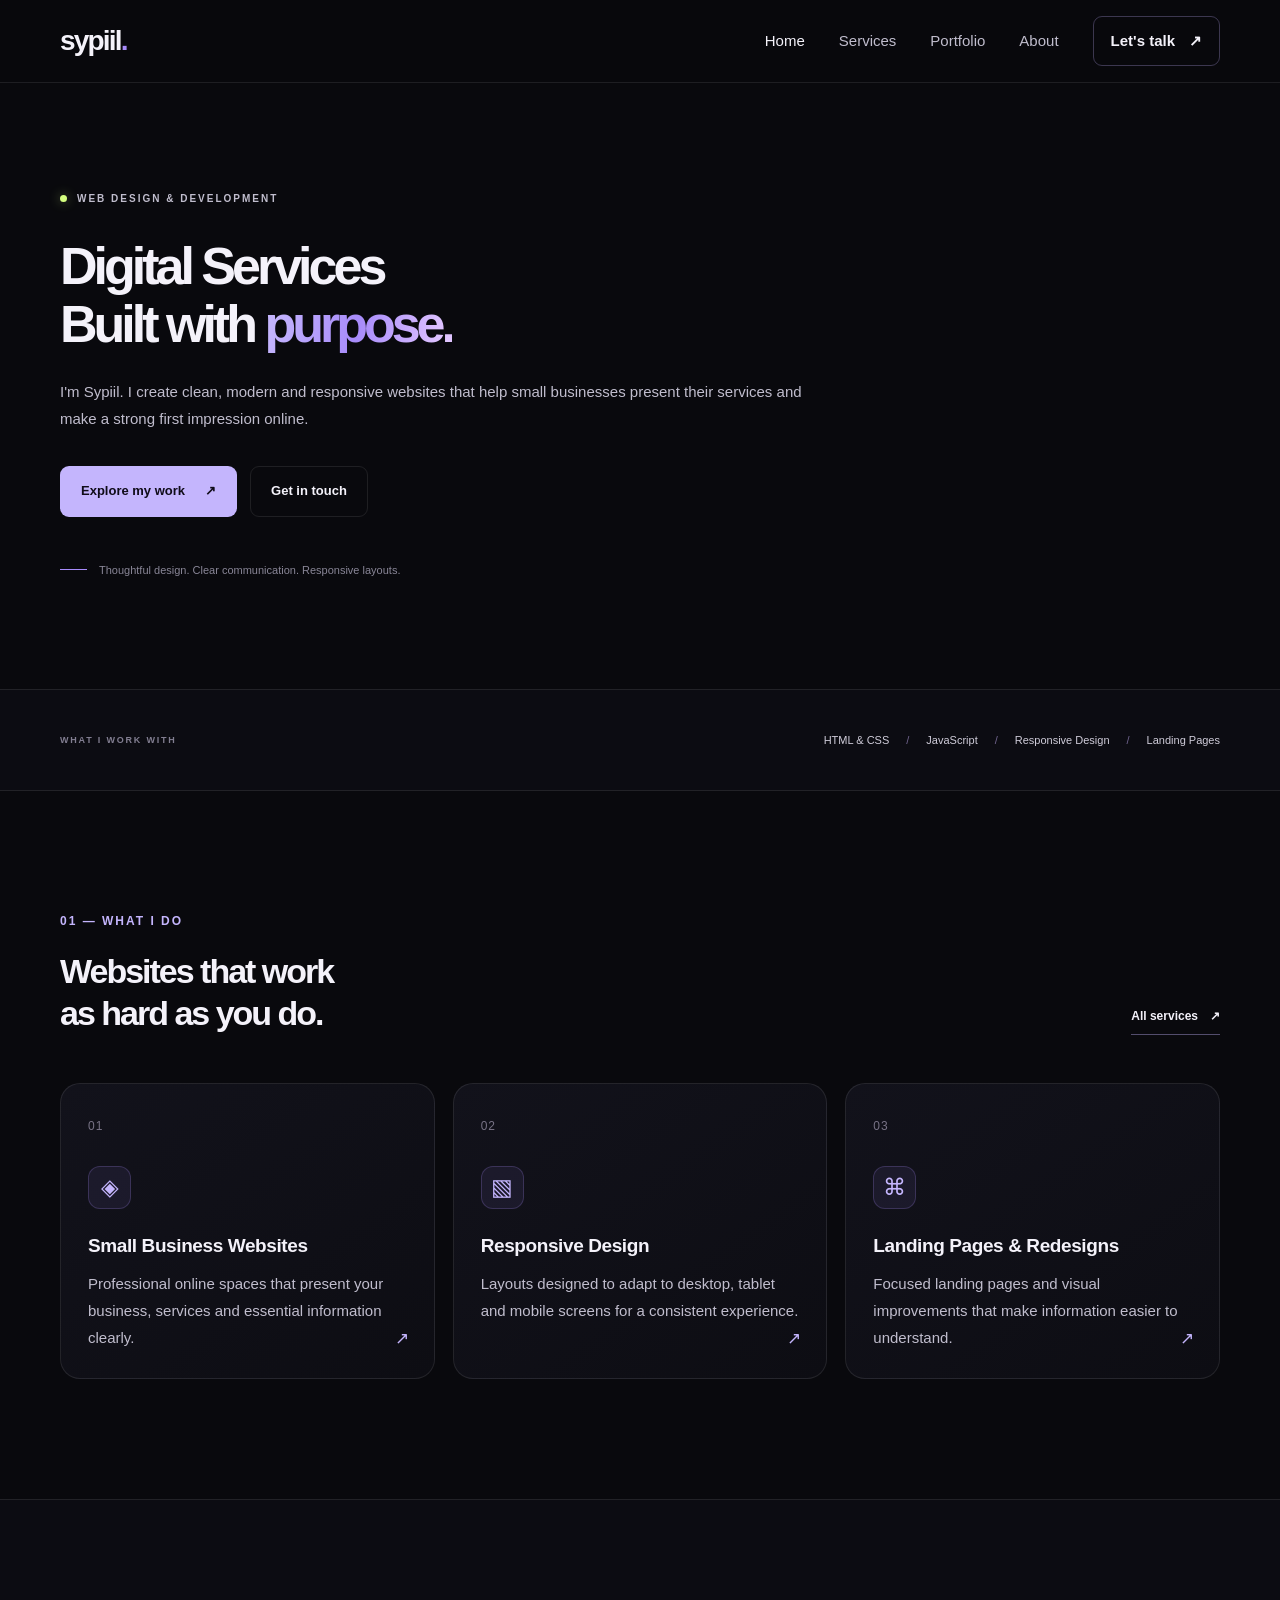
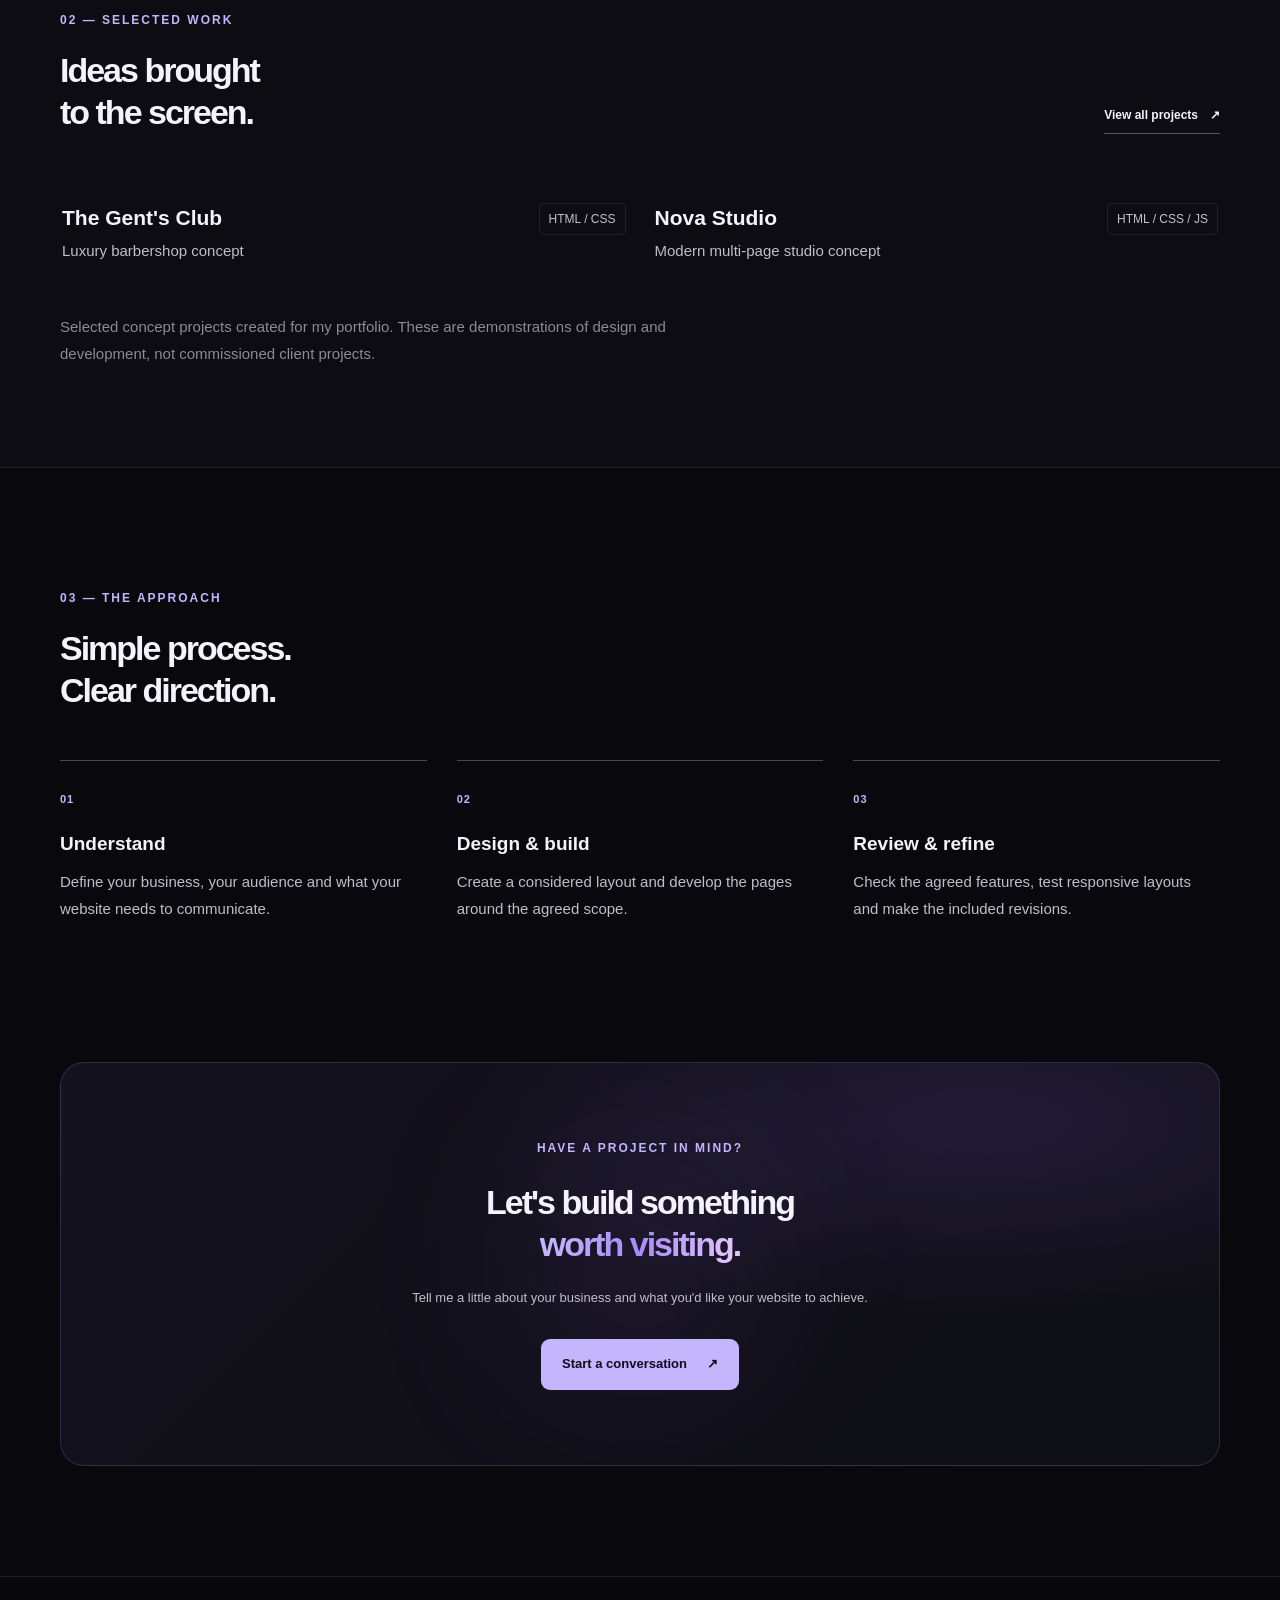
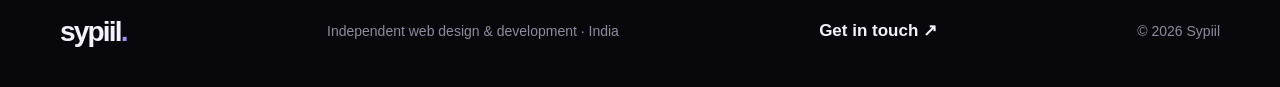
<file: index.html>
<!DOCTYPE html>
<html lang="en">
<head>
    <meta charset="UTF-8">
    <meta name="viewport" content="width=device-width, initial-scale=1.0">

    <meta name="description"
          content="Sypiil creates modern, responsive websites and landing pages for small businesses. Explore selected projects and get in touch.">

    <meta name="theme-color" content="#09090d">

    <title>Sypiil — Web Design & Development</title>

    <link rel="stylesheet" href="styles.css">
    <script src="script.js" defer></script>
</head>

<body>

    <div class="site-shell">

        <!-- Navigation -->
        <header class="site-header">
            <nav class="navbar container" aria-label="Main navigation">

                <a href="index.html" class="brand" aria-label="Sypiil home">
                    sypiil<span class="brand-dot">.</span>
                </a>

                <button
                    class="menu-toggle"
                    type="button"
                    aria-label="Open navigation menu"
                    aria-expanded="false"
                    aria-controls="nav-links">
                    <span></span>
                    <span></span>
                </button>

                <div class="nav-links" id="nav-links">
                    <a href="index.html" class="nav-link active">Home</a>
                    <a href="services.html" class="nav-link">Services</a>
                    <a href="work.html" class="nav-link">Portfolio</a>
                    <a href="about.html" class="nav-link">About</a>
                    <a href="contact.html" class="nav-contact">
                        Let's talk <span aria-hidden="true">↗</span>
                    </a>
                </div>

            </nav>
        </header>


        <main>

            
            <!-- Hero -->
            <section class="hero container">

                <div class="hero-content">

                    <div class="availability">
                        <span class="status-dot"></span>
                        WEB DESIGN & DEVELOPMENT
                    </div>

                    <h1>
                        Digital Services<br>
                        Built with <span class="gradient-text">purpose.</span>
                    </h1>

                    <p class="hero-description">
                        I'm Sypiil. I create clean, modern and responsive
                        websites that help small businesses present their
                        services and make a strong first impression online.
                    </p>

                    <div class="hero-actions">
                        <a href="work.html" class="button button-primary">
                            Explore my work <span aria-hidden="true">↗</span>
                        </a>

                        <a href="contact.html" class="button button-secondary">
                            Get in touch
                        </a>
                    </div>

                    <div class="hero-note">
                        <span class="note-line"></span>
                        Thoughtful design. Clear communication. Responsive layouts.
                    </div>

                </div>

            </section>

                <!-- Decorative visual -->  
                <div class="hero-visual" aria-hidden="true">

                    <div class="visual-glow"></div>

                    <div class="visual-card visual-card-back">
                        <div class="mock-window-dots">
                            <span></span>
                            <span></span>
                            <span></span>
                        </div>
                        <div class="mock-lines">
                            <span></span>
                            <span></span>
                            <span></span>
                        </div>
                    </div>

                    <div class="visual-card visual-card-front">

                        <div class="mock-top">
                            <span class="mock-brand">s.</span>
                            <span class="mock-menu">MENU&nbsp; ≡</span>
                        </div>

                        <div class="mock-content">
                            <span class="mock-label">DESIGN / BUILD / REFINE</span>

                            <div class="mock-heading">
                                Ideas into<br>
                                <span>experiences.</span>
                            </div>

                            <div class="mock-description"></div>

                            <div class="mock-button">
                                Discover more <span>↗</span>
                            </div>
                        </div>

                        <div class="mock-footer">
                            <span>CREATIVE DEVELOPMENT</span>
                            <span>01 — 05</span>
                        </div>

                    </div>

                    <div class="visual-orbit orbit-one"></div>
                    <div class="visual-orbit orbit-two"></div>

                    <div class="floating-label label-top">
                        <span class="label-icon">✳</span>
                        Modern design
                    </div>

                    <div class="floating-label label-bottom">
                        <span class="label-icon">↗</span>
                        Built for every screen
                    </div>

                </div>

            </section>


            <!-- Capabilities -->
            <section class="capabilities">
                <div class="container capabilities-inner">

                    <span class="capabilities-label">
                        WHAT I WORK WITH
                    </span>

                    <div class="capability-list">
                        <span>HTML & CSS</span>
                        <span class="capability-separator">/</span>
                        <span>JavaScript</span>
                        <span class="capability-separator">/</span>
                        <span>Responsive Design</span>
                        <span class="capability-separator">/</span>
                        <span>Landing Pages</span>
                    </div>

                </div>
            </section>


            <!-- Services preview -->
            <section class="section container">

                <div class="section-heading">
                    <div>
                        <span class="eyebrow">01 — WHAT I DO</span>
                        <h2>Websites that work<br>as hard as you do.</h2>
                    </div>

                    <a href="services.html" class="text-link">
                        All services <span aria-hidden="true">↗</span>
                    </a>
                </div>


                <div class="service-grid">

                    <article class="service-card">
                        <span class="service-number">01</span>
                        <div class="service-icon" aria-hidden="true">◈</div>

                        <h3>Small Business Websites</h3>

                        <p>
                            Professional online spaces that present your
                            business, services and essential information clearly.
                        </p>

                        <a href="services.html" class="card-link"
                           aria-label="Learn about small business websites">↗</a>
                    </article>


                    <article class="service-card">
                        <span class="service-number">02</span>
                        <div class="service-icon" aria-hidden="true">▧</div>

                        <h3>Responsive Design</h3>

                        <p>
                            Layouts designed to adapt to desktop, tablet
                            and mobile screens for a consistent experience.
                        </p>

                        <a href="services.html" class="card-link"
                           aria-label="Learn about responsive design">↗</a>
                    </article>


                    <article class="service-card">
                        <span class="service-number">03</span>
                        <div class="service-icon" aria-hidden="true">⌘</div>

                        <h3>Landing Pages & Redesigns</h3>

                        <p>
                            Focused landing pages and visual improvements
                            that make information easier to understand.
                        </p>

                        <a href="services.html" class="card-link"
                           aria-label="Learn about landing pages and redesigns">↗</a>
                    </article>

                </div>

            </section>


            <!-- Featured work -->
            <section class="featured-work">

                <div class="container">

                    <div class="section-heading">
                        <div>
                            <span class="eyebrow">02 — SELECTED WORK</span>
                            <h2>Ideas brought<br>to the screen.</h2>
                        </div>

                        <a href="work.html" class="text-link">
                            View all projects <span aria-hidden="true">↗</span>
                        </a>
                    </div>


                    <div class="project-grid">

                        <a
                            href="https://sypiil.github.io/barber--website/"
                            class="project-card project-barber"
                            target="_blank"
                            rel="noopener noreferrer">

                            <div class="project-preview barber-preview">
                                <div class="barber-frame">
                                    <span class="preview-overline">GROOMING / STYLE</span>
                                    <span class="barber-title">THE<br>GENT'S<br>CLUB.</span>
                                    <span class="barber-caption">YOUR STYLE. YOUR STATEMENT.</span>
                                </div>
                                <span class="preview-open" aria-hidden="true">↗</span>
                            </div>

                            <div class="project-meta">
                                <div>
                                    <h3>The Gent's Club</h3>
                                    <p>Luxury barbershop concept</p>
                                </div>
                                <span class="project-type">HTML / CSS</span>
                            </div>

                        </a>


                        <a
                            href="https://sypiil.github.io/nova-studio-website/"
                            class="project-card project-nova"
                            target="_blank"
                            rel="noopener noreferrer">

                            <div class="project-preview nova-preview">
                                <div class="nova-frame">
                                    <span class="nova-brand">NOVA®</span>
                                    <span class="nova-title">
                                        MAKE<br>
                                        <span>IT MATTER.</span>
                                    </span>
                                    <span class="nova-caption">
                                        DESIGN STUDIO / DIGITAL EXPERIENCES
                                    </span>
                                </div>
                                <span class="preview-open" aria-hidden="true">↗</span>
                            </div>

                            <div class="project-meta">
                                <div>
                                    <h3>Nova Studio</h3>
                                    <p>Modern multi-page studio concept</p>
                                </div>
                                <span class="project-type">HTML / CSS / JS</span>
                            </div>

                        </a>

                    </div>

                    <p class="portfolio-disclaimer">
                        Selected concept projects created for my portfolio.
                        These are demonstrations of design and development,
                        not commissioned client projects.
                    </p>

                </div>

            </section>


            <!-- Process -->
            <section class="section container">

                <div class="section-heading">
                    <div>
                        <span class="eyebrow">03 — THE APPROACH</span>
                        <h2>Simple process.<br>Clear direction.</h2>
                    </div>
                </div>

                <div class="process-grid">

                    <article class="process-item">
                        <span class="process-number">01</span>
                        <h3>Understand</h3>
                        <p>
                            Define your business, your audience and what
                            your website needs to communicate.
                        </p>
                    </article>

                    <article class="process-item">
                        <span class="process-number">02</span>
                        <h3>Design & build</h3>
                        <p>
                            Create a considered layout and develop the
                            pages around the agreed scope.
                        </p>
                    </article>

                    <article class="process-item">
                        <span class="process-number">03</span>
                        <h3>Review & refine</h3>
                        <p>
                            Check the agreed features, test responsive
                            layouts and make the included revisions.
                        </p>
                    </article>

                </div>

            </section>


            <!-- Contact call to action -->
            <section class="cta-section container">

                <div class="cta-card">

                    <div class="cta-glow" aria-hidden="true"></div>

                    <span class="eyebrow">HAVE A PROJECT IN MIND?</span>

                    <h2>Let's build something<br>
                        <span class="gradient-text">worth visiting.</span>
                    </h2>

                    <p>
                        Tell me a little about your business and what
                        you'd like your website to achieve.
                    </p>

                    <a href="contact.html" class="button button-primary">
                        Start a conversation <span aria-hidden="true">↗</span>
                    </a>

                </div>

            </section>

        </main>


        <!-- Footer -->
        <footer class="site-footer">
            <div class="container footer-inner">

                <a href="index.html" class="brand">
                    sypiil<span class="brand-dot">.</span>
                </a>

                <p>Independent web design & development · India</p>

                <a href="mailto:sypiilmpaul009@gmail.com" class="footer-email">
                    Get in touch ↗
                </a>

                <span class="copyright">
                    © <span id="current-year">2026</span> Sypiil
                </span>

            </div>
        </footer>

    </div>

</body>
</html>
</file>
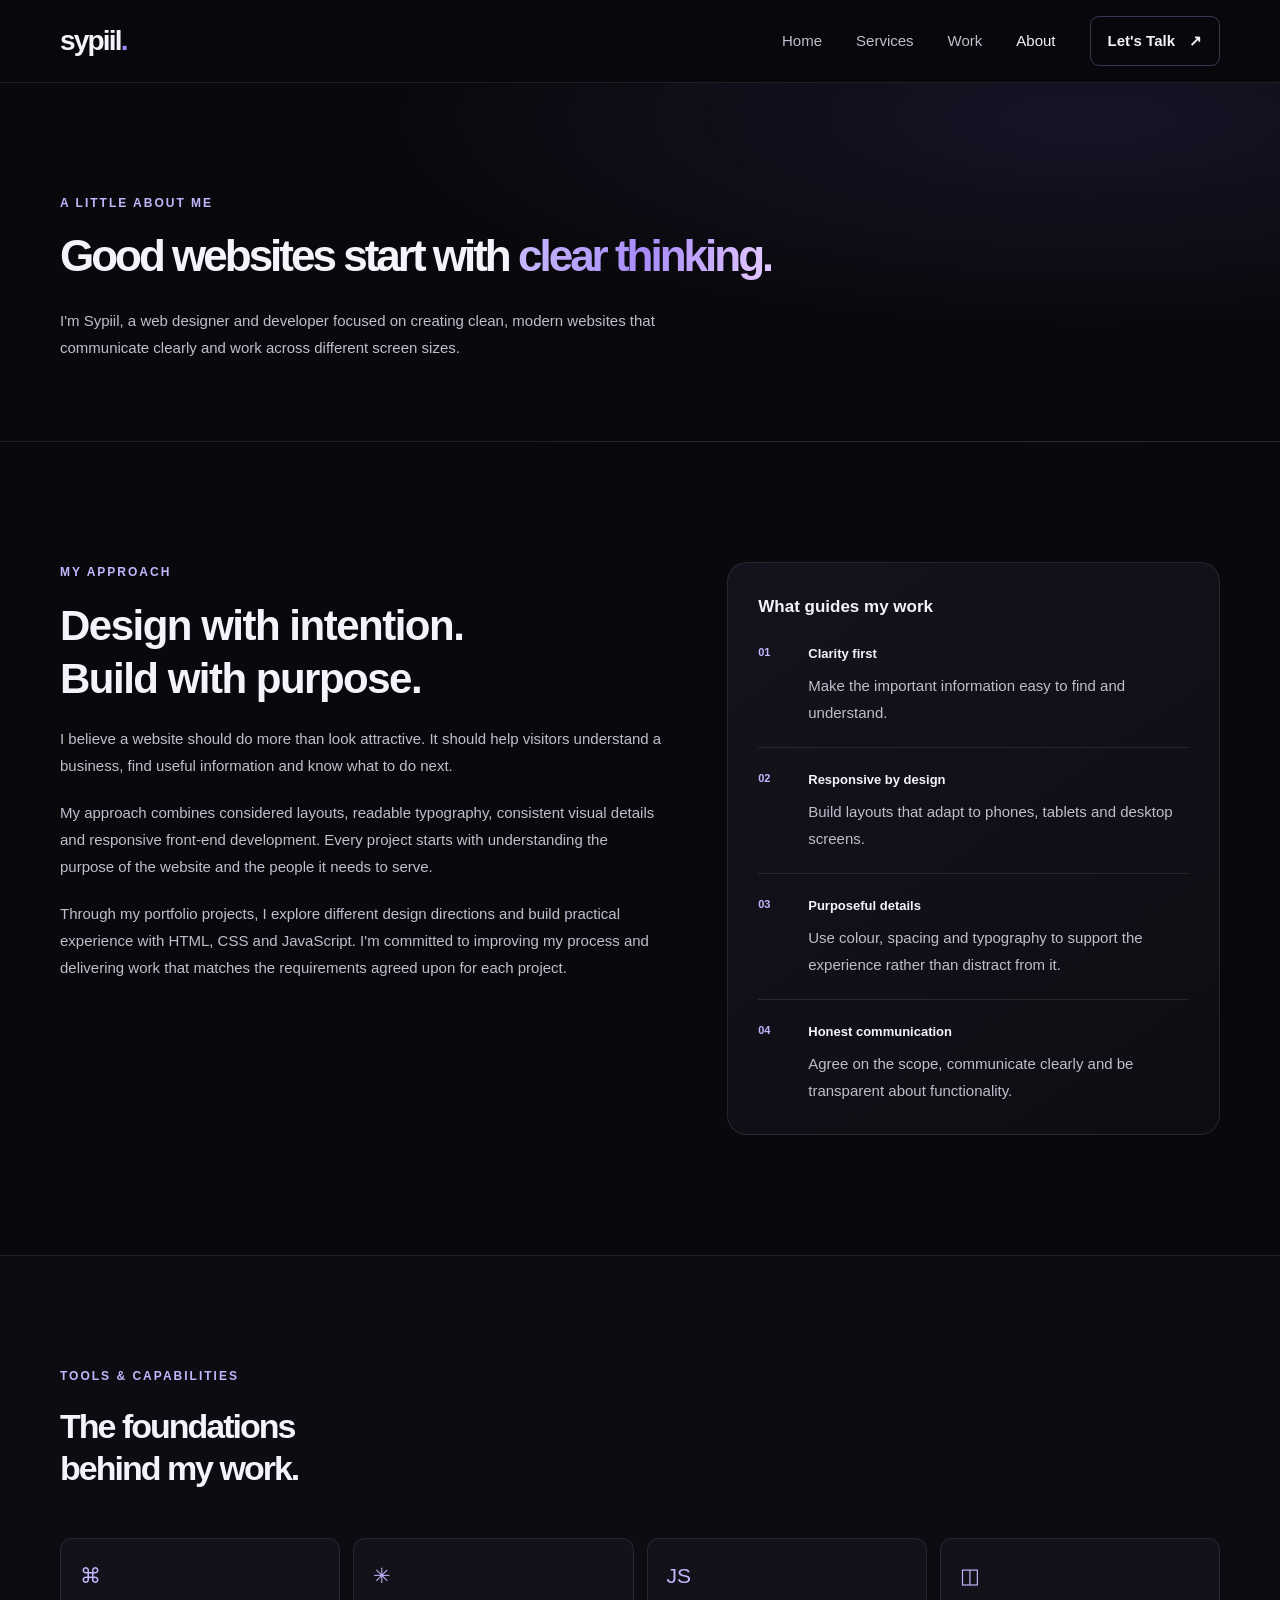
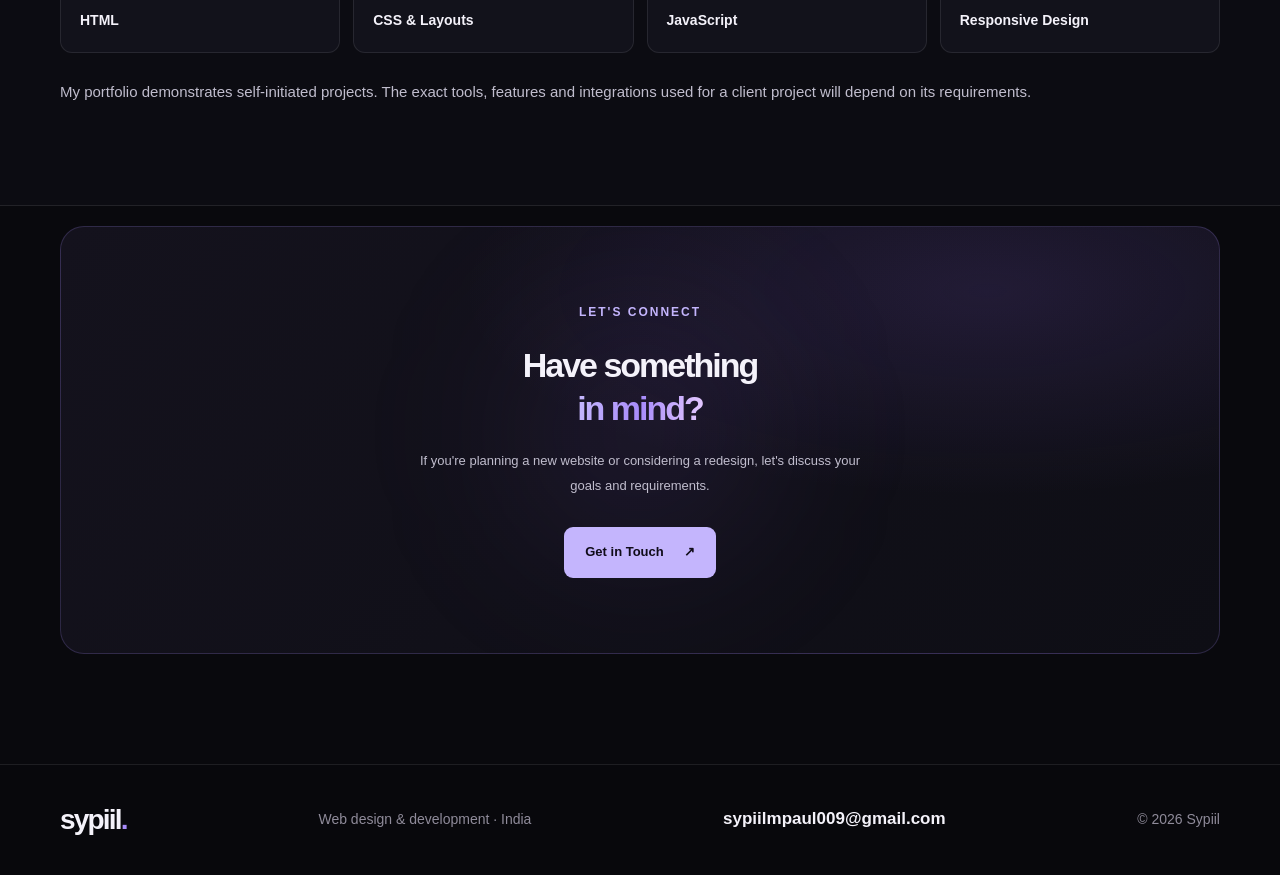
<file: about.html>
<!DOCTYPE html>
<html lang="en">
<head>
    <meta charset="UTF-8">
    <meta name="viewport" content="width=device-width, initial-scale=1.0">
    <meta name="theme-color" content="#09090d">
    <meta name="description" content="Learn about Sypiil's approach to web design and development, from clear structure to responsive implementation.">
    <title>About — Sypiil</title>
    <link rel="stylesheet" href="styles.css">
    <script src="script.js" defer></script>

    <style>
        .page-hero {
            padding: 110px 0 80px;
            border-bottom: 1px solid var(--border);
            background:
                radial-gradient(ellipse at 85% 10%, rgba(124, 86, 207, .13), transparent 45%),
                var(--bg);
        }

        .page-hero h1 {
            max-width: 900px;
            font-size: clamp(43px, 6vw, 72px);
            line-height: 1.1;
            letter-spacing: -3px;
        }

        .page-hero p {
            max-width: 650px;
            margin-top: 25px;
            color: var(--muted);
            font-size: 15px;
            line-height: 1.95;
        }

        .about-grid {
            display: grid;
            grid-template-columns: 1.1fr .9fr;
            gap: 65px;
            align-items: start;
        }

        .about-copy h2 {
            font-size: clamp(29px, 4vw, 42px);
            line-height: 1.25;
            letter-spacing: -1.5px;
        }

        .about-copy p {
            margin-top: 20px;
            color: var(--muted);
            font-size: 13px;
            line-height: 2;
        }

        .about-panel {
            padding: 30px;
            border: 1px solid var(--border);
            border-radius: var(--radius);
            background: linear-gradient(145deg, #14131d, #0d0d13);
        }

        .about-panel h3 {
            font-size: 17px;
        }

        .principle {
            display: grid;
            grid-template-columns: 35px 1fr;
            gap: 15px;
            padding: 21px 0;
            border-bottom: 1px solid var(--border);
        }

        .principle:last-child {
            padding-bottom: 0;
            border-bottom: 0;
        }

        .principle-number {
            color: var(--purple-light);
            font-size: 11px;
            font-weight: 750;
        }

        .principle h4 {
            font-size: 13px;
        }

        .principle p {
            margin-top: 7px;
            color: var(--muted);
            font-size: 11px;
            line-height: 1.8;
        }

        .skills-grid {
            display: grid;
            grid-template-columns: repeat(4, minmax(0, 1fr));
            gap: 13px;
        }

        .skill-item {
            min-height: 115px;
            display: flex;
            flex-direction: column;
            justify-content: space-between;
            padding: 19px;
            border: 1px solid var(--border);
            border-radius: 12px;
            background: var(--surface);
        }

        .skill-symbol {
            color: var(--purple-light);
            font-size: 21px;
        }

        .skill-item h3 {
            font-size: 12px;
            font-weight: 600;
        }

        .honesty-note {
            margin-top: 25px;
            color: var(--muted);
            font-size: 11px;
            line-height: 1.9;
        }

        @media (max-width: 760px) {
            .page-hero {
                padding: 80px 0 60px;
            }

            .page-hero h1 {
                letter-spacing: -2px;
            }

            .about-grid {
                grid-template-columns: 1fr;
                gap: 35px;
            }

            .skills-grid {
                grid-template-columns: repeat(2, minmax(0, 1fr));
            }
        }

        @media (max-width: 380px) {
            .about-panel {
                padding: 22px;
            }
        }
    </style>
</head>

<body>
<div class="site-shell">

    <header class="site-header">
        <div class="container navbar">
            <a href="index.html" class="brand">sypiil<span class="brand-dot">.</span></a>

            <button class="menu-toggle" aria-label="Toggle navigation"
                    aria-expanded="false" aria-controls="nav-links">
                <span></span>
                <span></span>
            </button>

            <nav class="nav-links" id="nav-links" aria-label="Main navigation">
                <a href="index.html" class="nav-link">Home</a>
                <a href="services.html" class="nav-link">Services</a>
                <a href="work.html" class="nav-link">Work</a>
                <a href="about.html" class="nav-link active" aria-current="page">About</a>
                <a href="contact.html" class="nav-contact">Let's Talk <span>↗</span></a>
            </nav>
        </div>
    </header>

    <main>
        <section class="page-hero">
            <div class="container">
                <span class="eyebrow">A LITTLE ABOUT ME</span>
                <h1>Good websites start with <span class="gradient-text">clear thinking.</span></h1>
                <p>
                    I'm Sypiil, a web designer and developer focused on creating
                    clean, modern websites that communicate clearly and work
                    across different screen sizes.
                </p>
            </div>
        </section>

        <section class="section">
            <div class="container about-grid">
                <div class="about-copy">
                    <span class="eyebrow">MY APPROACH</span>
                    <h2>Design with intention.<br>Build with purpose.</h2>

                    <p>
                        I believe a website should do more than look attractive.
                        It should help visitors understand a business, find
                        useful information and know what to do next.
                    </p>

                    <p>
                        My approach combines considered layouts, readable
                        typography, consistent visual details and responsive
                        front-end development. Every project starts with
                        understanding the purpose of the website and the people
                        it needs to serve.
                    </p>

                    <p>
                        Through my portfolio projects, I explore different
                        design directions and build practical experience with
                        HTML, CSS and JavaScript. I'm committed to improving
                        my process and delivering work that matches the
                        requirements agreed upon for each project.
                    </p>
                </div>

                <aside class="about-panel">
                    <h3>What guides my work</h3>

                    <div class="principle">
                        <span class="principle-number">01</span>
                        <div>
                            <h4>Clarity first</h4>
                            <p>
                                Make the important information easy to find
                                and understand.
                            </p>
                        </div>
                    </div>

                    <div class="principle">
                        <span class="principle-number">02</span>
                        <div>
                            <h4>Responsive by design</h4>
                            <p>
                                Build layouts that adapt to phones, tablets
                                and desktop screens.
                            </p>
                        </div>
                    </div>

                    <div class="principle">
                        <span class="principle-number">03</span>
                        <div>
                            <h4>Purposeful details</h4>
                            <p>
                                Use colour, spacing and typography to support
                                the experience rather than distract from it.
                            </p>
                        </div>
                    </div>

                    <div class="principle">
                        <span class="principle-number">04</span>
                        <div>
                            <h4>Honest communication</h4>
                            <p>
                                Agree on the scope, communicate clearly and
                                be transparent about functionality.
                            </p>
                        </div>
                    </div>
                </aside>
            </div>
        </section>

        <section class="featured-work">
            <div class="container">
                <div class="section-heading">
                    <div>
                        <span class="eyebrow">TOOLS & CAPABILITIES</span>
                        <h2>The foundations<br>behind my work.</h2>
                    </div>
                </div>

                <div class="skills-grid">
                    <article class="skill-item">
                        <span class="skill-symbol">⌘</span>
                        <h3>HTML</h3>
                    </article>

                    <article class="skill-item">
                        <span class="skill-symbol">✳</span>
                        <h3>CSS & Layouts</h3>
                    </article>

                    <article class="skill-item">
                        <span class="skill-symbol">JS</span>
                        <h3>JavaScript</h3>
                    </article>

                    <article class="skill-item">
                        <span class="skill-symbol">◫</span>
                        <h3>Responsive Design</h3>
                    </article>
                </div>

                <p class="honesty-note">
                    My portfolio demonstrates self-initiated projects.
                    The exact tools, features and integrations used for a
                    client project will depend on its requirements.
                </p>
            </div>
        </section>

        <section class="cta-section">
            <div class="container">
                <div class="cta-card">
                    <div class="cta-glow"></div>
                    <span class="eyebrow">LET'S CONNECT</span>
                    <h2>Have something<br><span class="gradient-text">in mind?</span></h2>
                    <p>
                        If you're planning a new website or considering a
                        redesign, let's discuss your goals and requirements.
                    </p>
                    <a href="contact.html" class="button button-primary">
                        Get in Touch <span>↗</span>
                    </a>
                </div>
            </div>
        </section>
    </main>

    <footer class="site-footer">
        <div class="container footer-inner">
            <a href="index.html" class="brand">sypiil<span class="brand-dot">.</span></a>
            <p>Web design & development · India</p>
            <a class="footer-email" href="mailto:sypiilmpaul009@gmail.com">
                sypiilmpaul009@gmail.com
            </a>
            <span class="copyright">© <span id="current-year"></span> Sypiil</span>
        </div>
    </footer>

</div>
</body>
</html>
</file>
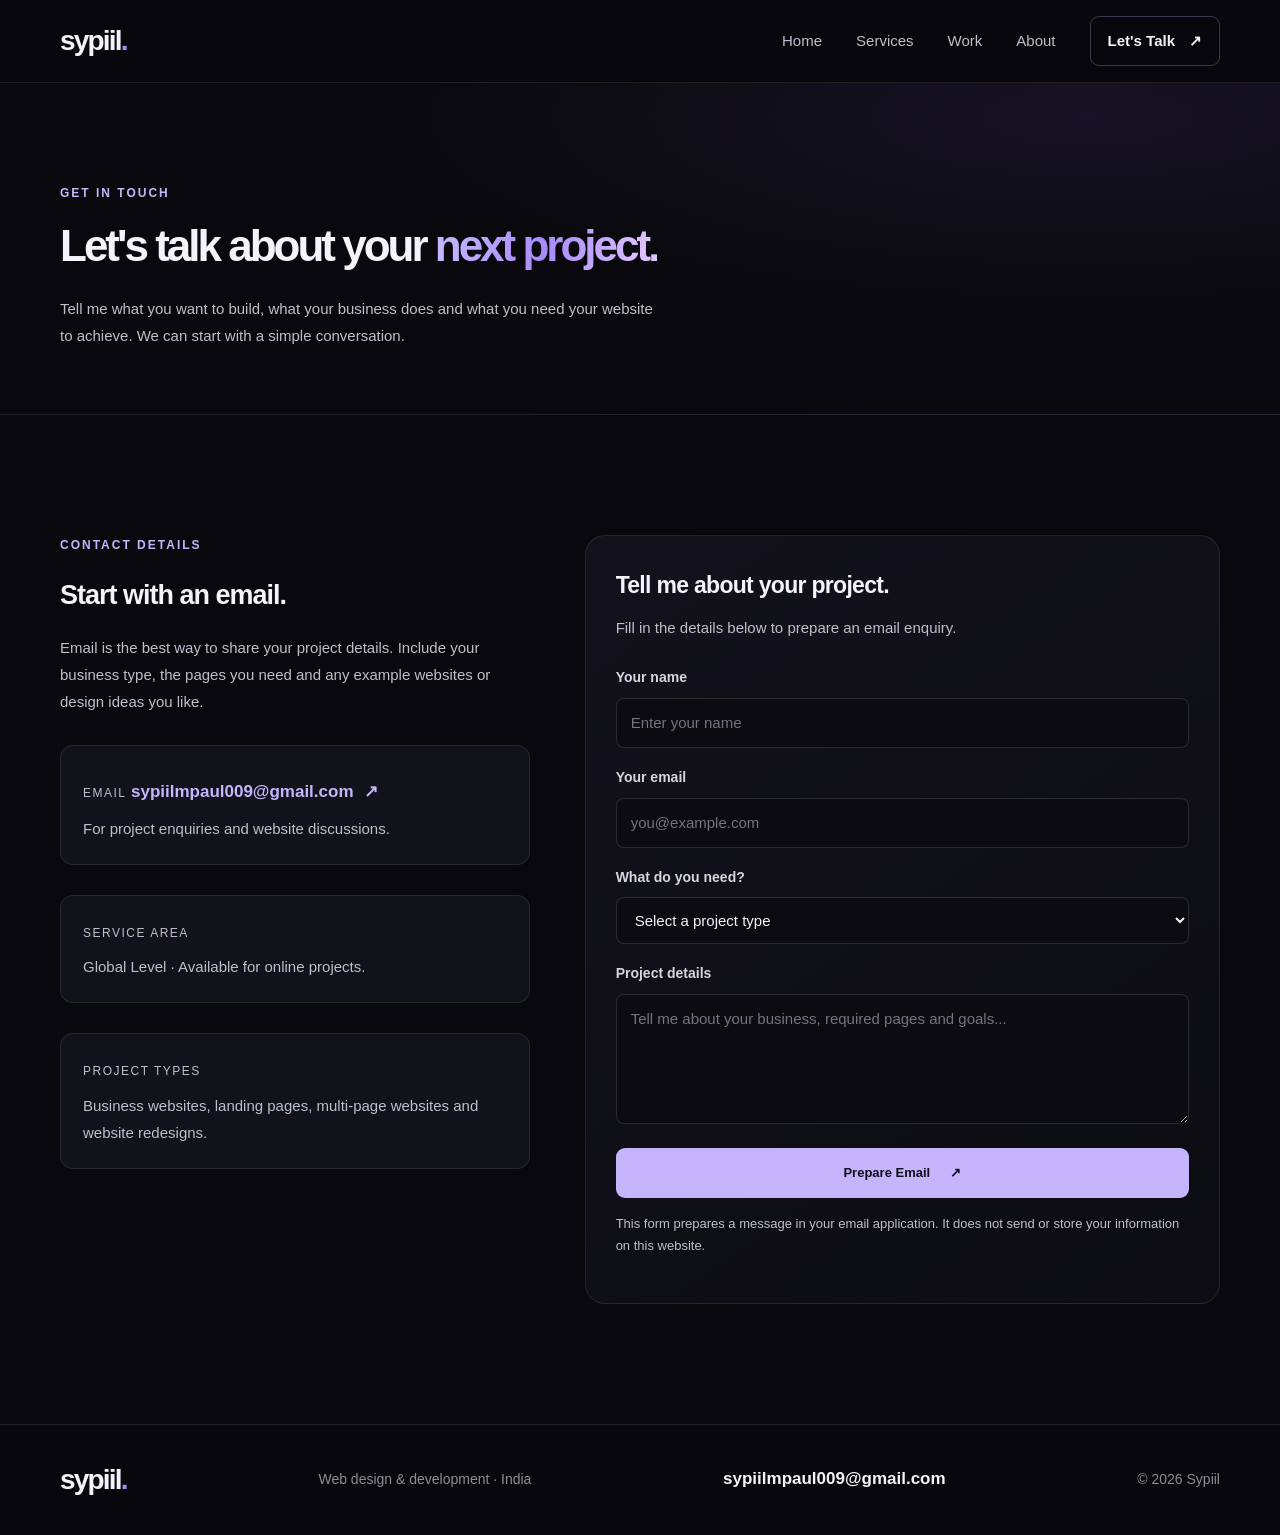
<file: contact.html>
<!DOCTYPE html>
<html lang="en">
<head>
    <meta charset="UTF-8">
    <meta name="viewport" content="width=device-width, initial-scale=1.0">
    <meta name="theme-color" content="#09090d">
    <meta name="description" content="Contact Sypiil about business websites, landing pages, multi-page websites and redesign projects.">
    <title>Contact — Sypiil</title>
    <link rel="stylesheet" href="styles.css">
    <script src="script.js" defer></script>

    <style>
        .page-hero {
            padding: 100px 0 65px;
            border-bottom: 1px solid var(--border);
            background:
                radial-gradient(ellipse at 85% 10%, rgba(124, 86, 207, .13), transparent 45%),
                var(--bg);
        }

        .page-hero h1 {
            max-width: 850px;
            font-size: clamp(43px, 6vw, 72px);
            line-height: 1.1;
            letter-spacing: -3px;
        }

        .page-hero p {
            max-width: 600px;
            margin-top: 23px;
            color: var(--muted);
            font-size: 14px;
            line-height: 1.95;
        }

        .contact-grid {
            display: grid;
            grid-template-columns: .85fr 1.15fr;
            gap: 55px;
            align-items: start;
        }

        .contact-info h2 {
            font-size: 27px;
            letter-spacing: -1px;
        }

        .contact-info > p {
            margin-top: 15px;
            color: var(--muted);
            font-size: 13px;
            line-height: 1.9;
        }

        .contact-method {
            margin-top: 30px;
            padding: 22px;
            border: 1px solid var(--border);
            border-radius: 13px;
            background: var(--surface);
        }

        .contact-method-label {
            color: var(--muted);
            font-size: 10px;
            letter-spacing: 1.5px;
        }

        .contact-method a {
            display: inline-block;
            margin-top: 10px;
            color: var(--purple-light);
            font-size: 13px;
            font-weight: 600;
            overflow-wrap: anywhere;
        }

        .contact-method p {
            margin-top: 8px;
            color: var(--muted);
            font-size: 11px;
            line-height: 1.8;
        }

        .contact-form {
            padding: 30px;
            border: 1px solid var(--border);
            border-radius: var(--radius);
            background: linear-gradient(145deg, #13121c, #0c0c12);
        }

        .contact-form h2 {
            font-size: 23px;
            letter-spacing: -.7px;
        }

        .contact-form > p {
            margin-top: 9px;
            margin-bottom: 25px;
            color: var(--muted);
            font-size: 12px;
            line-height: 1.8;
        }

        .form-field {
            display: grid;
            gap: 8px;
            margin-top: 18px;
        }

        .form-field label {
            color: #d8d4e2;
            font-size: 11px;
            font-weight: 600;
        }

        .form-field input,
        .form-field select,
        .form-field textarea {
            width: 100%;
            min-height: 47px;
            padding: 12px 14px;
            border: 1px solid rgba(255, 255, 255, .12);
            border-radius: 8px;
            outline: none;
            background: #0b0b11;
            color: var(--text);
            font: inherit;
            font-size: 12px;
            transition: border-color .2s ease;
        }

        .form-field textarea {
            min-height: 130px;
            resize: vertical;
        }

        .form-field input:focus,
        .form-field select:focus,
        .form-field textarea:focus {
            border-color: var(--purple);
        }

        .form-field input::placeholder,
        .form-field textarea::placeholder {
            color: #777283;
        }

        .form-disclaimer {
            margin-top: 15px;
            color: var(--muted);
            font-size: 10px;
            line-height: 1.8;
        }

        .form-status {
            margin-top: 15px;
            color: var(--purple-light);
            font-size: 12px;
            line-height: 1.8;
        }

        @media (max-width: 760px) {
            .page-hero {
                padding: 75px 0 55px;
            }

            .page-hero h1 {
                letter-spacing: -2px;
            }

            .contact-grid {
                grid-template-columns: 1fr;
                gap: 35px;
            }

            .contact-form {
                padding: 23px;
            }
        }
    </style>
</head>

<body>
<div class="site-shell">

    <header class="site-header">
        <div class="container navbar">
            <a href="index.html" class="brand">sypiil<span class="brand-dot">.</span></a>

            <button class="menu-toggle" aria-label="Toggle navigation"
                    aria-expanded="false" aria-controls="nav-links">
                <span></span>
                <span></span>
            </button>

            <nav class="nav-links" id="nav-links" aria-label="Main navigation">
                <a href="index.html" class="nav-link">Home</a>
                <a href="services.html" class="nav-link">Services</a>
                <a href="work.html" class="nav-link">Work</a>
                <a href="about.html" class="nav-link">About</a>
                <a href="contact.html" class="nav-contact" aria-current="page">Let's Talk <span>↗</span></a>
            </nav>
        </div>
    </header>

    <main>
        <section class="page-hero">
            <div class="container">
                <span class="eyebrow">GET IN TOUCH</span>
                <h1>Let's talk about your <span class="gradient-text">next project.</span></h1>
                <p>
                    Tell me what you want to build, what your business does
                    and what you need your website to achieve. We can start
                    with a simple conversation.
                </p>
            </div>
        </section>

        <section class="section">
            <div class="container contact-grid">

                <div class="contact-info">
                    <span class="eyebrow">CONTACT DETAILS</span>
                    <h2>Start with an email.</h2>
                    <p>
                        Email is the best way to share your project details.
                        Include your business type, the pages you need and
                        any example websites or design ideas you like.
                    </p>

                    <div class="contact-method">
                        <span class="contact-method-label">EMAIL</span>
                        <div class="email-with-arrow">
    <a href="mailto:sypiilmpaul009@gmail.com">
        sypiilmpaul009@gmail.com
    </a>

    <a
        class="email-arrow"
        href="mailto:sypiilmpaul009@gmail.com"
        aria-label="Email Sypiil"
        title="Send an email"
    >↗</a>
</div>
                        <p>For project enquiries and website discussions.</p>
                    </div>

                    <div class="contact-method">
                        <span class="contact-method-label">SERVICE AREA</span>
                        <p>Global Level · Available for online projects.</p>
                    </div>

                    <div class="contact-method">
                        <span class="contact-method-label">PROJECT TYPES</span>
                        <p>
                            Business websites, landing pages, multi-page
                            websites and website redesigns.
                        </p>
                    </div>
                </div>

                <div class="contact-form">
                    <h2>Tell me about your project.</h2>
                    <p>
                        Fill in the details below to prepare an email enquiry.
                    </p>

                    <form id="project-form">
                        <div class="form-field">
                            <label for="client-name">Your name</label>
                            <input id="client-name" name="name" type="text"
                                   placeholder="Enter your name" required>
                        </div>

                        <div class="form-field">
                            <label for="client-email">Your email</label>
                            <input id="client-email" name="email" type="email"
                                   placeholder="you@example.com" required>
                        </div>

                        <div class="form-field">
                            <label for="project-type">What do you need?</label>
                            <select id="project-type" name="project" required>
                                <option value="" disabled selected>Select a project type</option>
                                <option>Small business website</option>
                                <option>Landing page</option>
                                <option>Multi-page website</option>
                                <option>Website redesign</option>
                                <option>Other project</option>
                            </select>
                        </div>

                        <div class="form-field">
                            <label for="project-details">Project details</label>
                            <textarea id="project-details" name="details"
                                      placeholder="Tell me about your business, required pages and goals..."
                                      required></textarea>
                        </div>

                        <button class="button button-primary" type="submit"
                                style="width:100%; margin-top:24px; cursor:pointer;">
                            Prepare Email <span>↗</span>
                        </button>

                        <p class="form-disclaimer">
                            This form prepares a message in your email application.
                            It does not send or store your information on this website.
                        </p>

                        <p class="form-status" id="form-status" role="status"
                           aria-live="polite"></p>
                    </form>
                </div>

            </div>
        </section>
    </main>

    <footer class="site-footer">
        <div class="container footer-inner">
            <a href="index.html" class="brand">sypiil<span class="brand-dot">.</span></a>
            <p>Web design & development · India</p>
            <a class="footer-email" href="mailto:sypiilmpaul009@gmail.com">
                sypiilmpaul009@gmail.com
            </a>
            <span class="copyright">© <span id="current-year"></span> Sypiil</span>
        </div>
    </footer>

</div>

<script>
    const projectForm = document.querySelector("#project-form");
    const formStatus = document.querySelector("#form-status");

    projectForm.addEventListener("submit", function (event) {
        event.preventDefault();

        if (!projectForm.reportValidity()) {
            return;
        }

        const name = document.querySelector("#client-name").value.trim();
        const email = document.querySelector("#client-email").value.trim();
        const project = document.querySelector("#project-type").value;
        const details = document.querySelector("#project-details").value.trim();

        const subject = encodeURIComponent("Website enquiry: " + project);
        const body = encodeURIComponent(
            "Hello Sypiil,\n\n" +
            "My name: " + name + "\n" +
            "My email: " + email + "\n" +
            "Project type: " + project + "\n\n" +
            "Project details:\n" + details + "\n\n" +
            "Sent from the Sypiil portfolio website."
        );

        formStatus.textContent =
            "Your email application should open with your enquiry prepared. Review it and press Send to deliver it.";

        window.location.href =
            "mailto:sypiilmpaul009@gmail.com?subject=" +
            subject + "&body=" + body;
    });
</script>

</body>
</html>
</file>
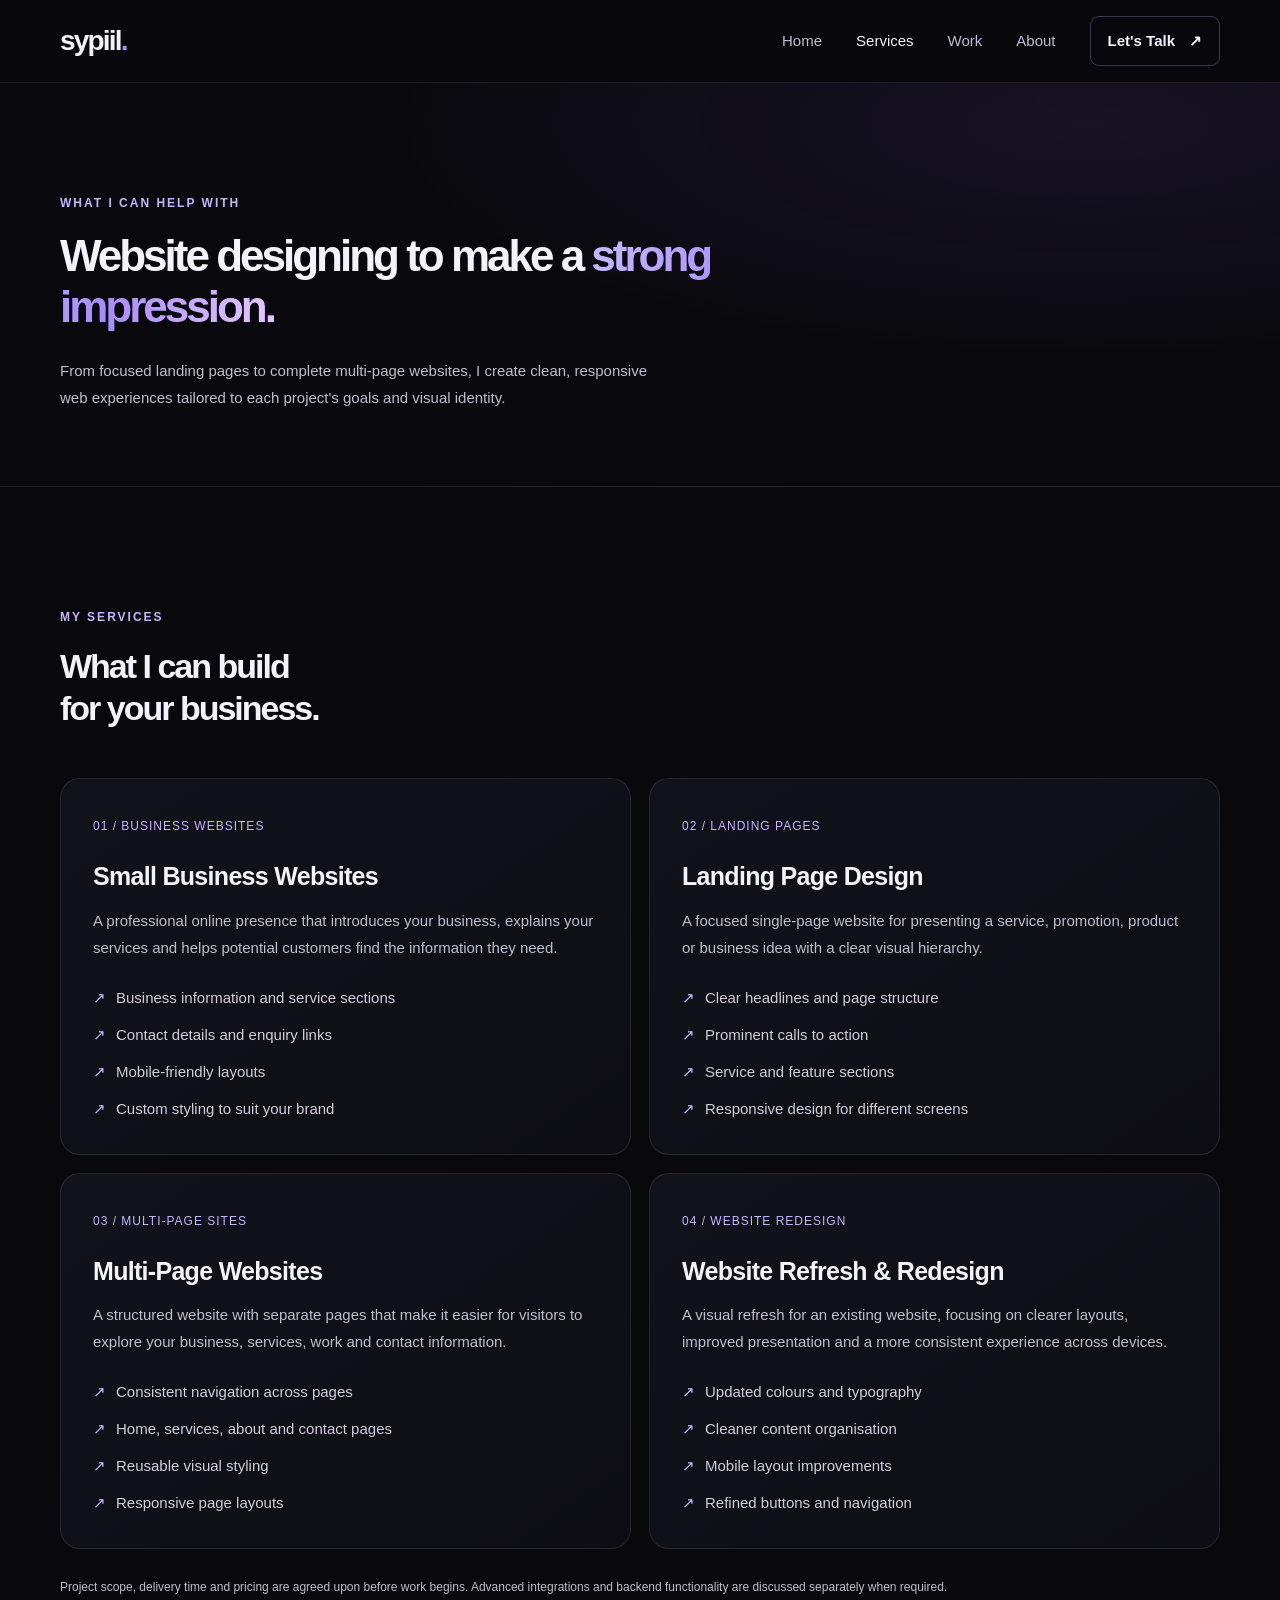
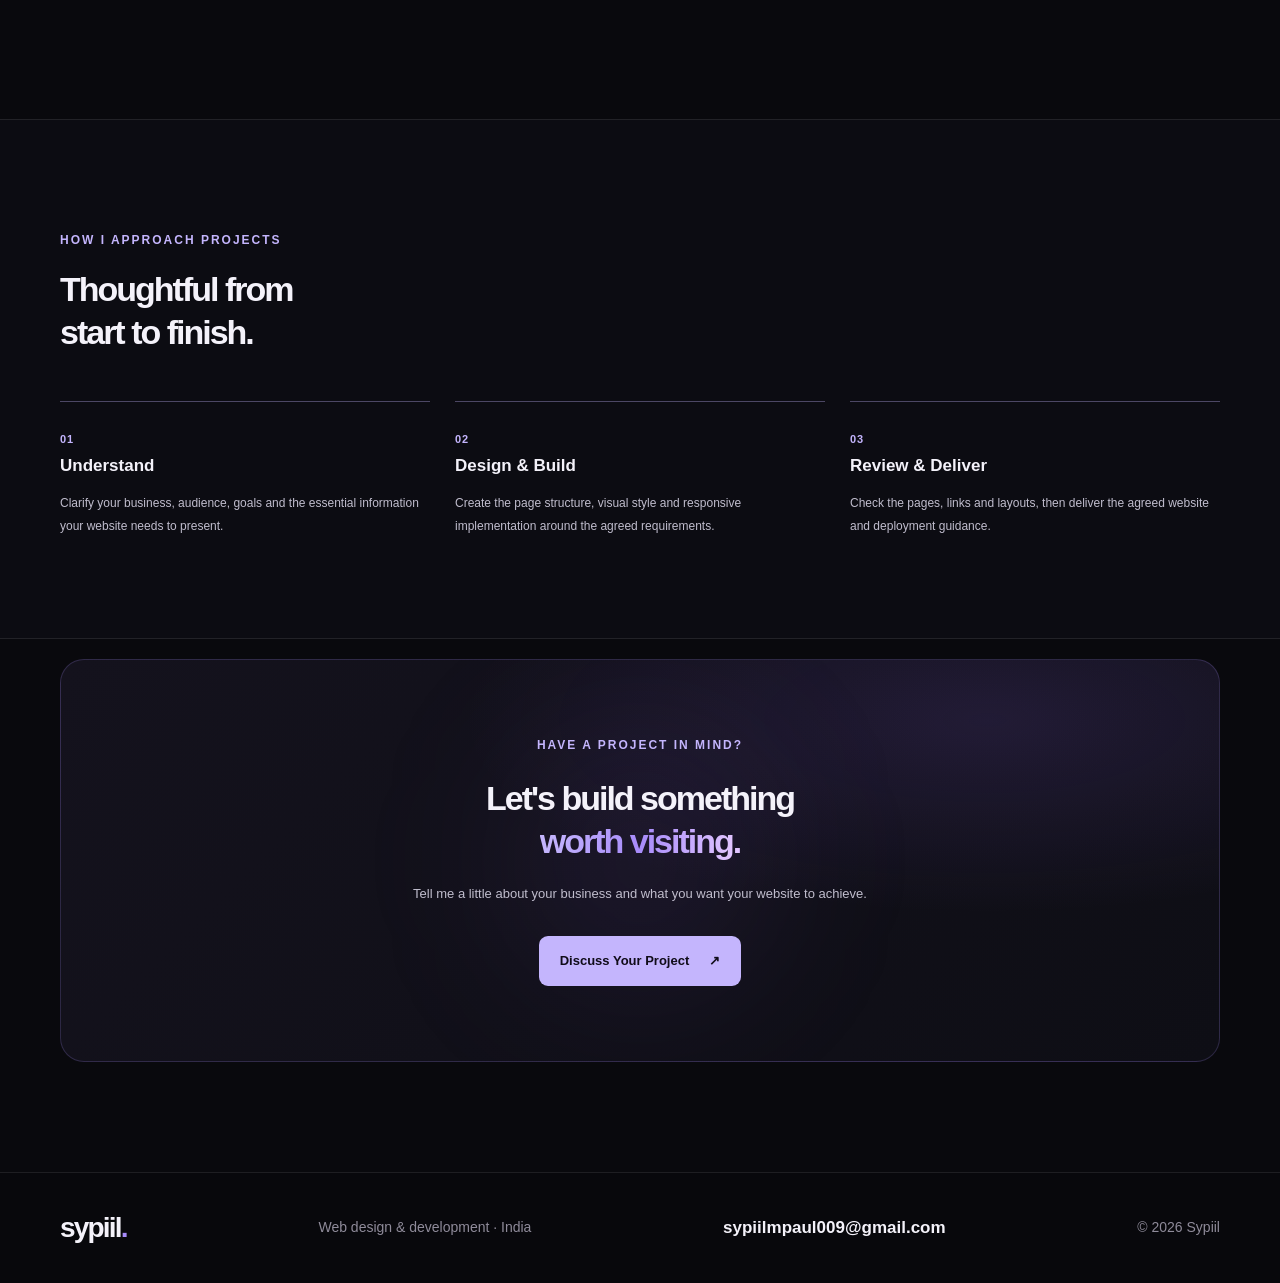
<file: services.html>
<!DOCTYPE html>
<html lang="en">
<head>
    <meta charset="UTF-8">
    <meta name="viewport" content="width=device-width, initial-scale=1.0">
    <meta name="theme-color" content="#09090d">
    <meta name="description" content="Website design and development services by Sypiil, including landing pages, responsive business websites and website redesigns.">
    <title>Services — Sypiil</title>
    <link rel="stylesheet" href="styles.css">
    <script src="script.js" defer></script>

    <style>
        .page-hero {
            padding-top: 110px;
            padding-bottom: 75px;
            border-bottom: 1px solid var(--border);
            background:
                radial-gradient(ellipse at 85% 10%, rgba(124, 86, 207, .13), transparent 45%),
                var(--bg);
        }

        .page-hero h1 {
            max-width: 850px;
            font-size: clamp(43px, 6vw, 72px);
            line-height: 1.1;
            letter-spacing: -3px;
        }

        .page-hero p {
            max-width: 610px;
            margin-top: 24px;
            color: var(--muted);
            font-size: 15px;
            line-height: 1.9;
        }

        .service-detail-grid {
            display: grid;
            grid-template-columns: repeat(2, minmax(0, 1fr));
            gap: 18px;
        }

        .service-detail {
            padding: 32px;
            border: 1px solid var(--border);
            border-radius: var(--radius);
            background: linear-gradient(145deg, #12121b, #0d0d13);
        }

        .service-detail .service-number {
            color: var(--purple-light);
        }

        .service-detail h2 {
            margin-top: 22px;
            font-size: 23px;
            letter-spacing: -.7px;
        }

        .service-detail p {
            margin-top: 14px;
            color: var(--muted);
            font-size: 13px;
            line-height: 1.9;
        }

        .service-detail ul {
            display: grid;
            gap: 10px;
            margin-top: 23px;
            padding: 0;
            list-style: none;
        }

        .service-detail li {
            color: #d2cedd;
            font-size: 12px;
        }

        .service-detail li::before {
            content: "↗";
            margin-right: 10px;
            color: var(--purple-light);
        }

        .service-note {
            margin-top: 28px;
            color: var(--muted);
            font-size: 12px;
            line-height: 1.8;
        }

        .approach-grid {
            display: grid;
            grid-template-columns: repeat(3, minmax(0, 1fr));
            gap: 25px;
        }

        .approach-item {
            padding-top: 22px;
            border-top: 1px solid rgba(196, 181, 253, .35);
        }

        .approach-item h3 {
            font-size: 17px;
        }

        .approach-item p {
            margin-top: 12px;
            color: var(--muted);
            font-size: 12px;
            line-height: 1.9;
        }

        @media (max-width: 650px) {
            .page-hero {
                padding-top: 80px;
                padding-bottom: 60px;
            }

            .page-hero h1 {
                letter-spacing: -2px;
            }

            .service-detail-grid,
            .approach-grid {
                grid-template-columns: 1fr;
            }

            .service-detail {
                padding: 25px;
            }
        }
    </style>
</head>

<body>
<div class="site-shell">

    <header class="site-header">
        <div class="container navbar">
            <a href="index.html" class="brand">sypiil<span class="brand-dot">.</span></a>

            <button class="menu-toggle" aria-label="Toggle navigation"
                    aria-expanded="false" aria-controls="nav-links">
                <span></span>
                <span></span>
            </button>

            <nav class="nav-links" id="nav-links" aria-label="Main navigation">
                <a href="index.html" class="nav-link">Home</a>
                <a href="services.html" class="nav-link active" aria-current="page">Services</a>
                <a href="work.html" class="nav-link">Work</a>
                <a href="about.html" class="nav-link">About</a>
                <a href="contact.html" class="nav-contact">Let's Talk <span>↗</span></a>
            </nav>
        </div>
    </header>

    <main>
        <section class="page-hero">
            <div class="container">
                <span class="eyebrow">WHAT I CAN HELP WITH</span>
                <h1>Website designing to make a <span class="gradient-text">strong impression.</span></h1>
                <p>
                    From focused landing pages to complete multi-page websites,
                    I create clean, responsive web experiences tailored to each
                    project's goals and visual identity.
                </p>
            </div>
        </section>

        <section class="section">
            <div class="container">
                <div class="section-heading">
                    <div>
                        <span class="eyebrow">MY SERVICES</span>
                        <h2>What I can build<br>for your business.</h2>
                    </div>
                </div>

                <div class="service-detail-grid">
                    <article class="service-detail">
                        <span class="service-number">01 / BUSINESS WEBSITES</span>
                        <h2>Small Business Websites</h2>
                        <p>
                            A professional online presence that introduces your
                            business, explains your services and helps potential
                            customers find the information they need.
                        </p>
                        <ul>
                            <li>Business information and service sections</li>
                            <li>Contact details and enquiry links</li>
                            <li>Mobile-friendly layouts</li>
                            <li>Custom styling to suit your brand</li>
                        </ul>
                    </article>

                    <article class="service-detail">
                        <span class="service-number">02 / LANDING PAGES</span>
                        <h2>Landing Page Design</h2>
                        <p>
                            A focused single-page website for presenting a
                            service, promotion, product or business idea with
                            a clear visual hierarchy.
                        </p>
                        <ul>
                            <li>Clear headlines and page structure</li>
                            <li>Prominent calls to action</li>
                            <li>Service and feature sections</li>
                            <li>Responsive design for different screens</li>
                        </ul>
                    </article>

                    <article class="service-detail">
                        <span class="service-number">03 / MULTI-PAGE SITES</span>
                        <h2>Multi-Page Websites</h2>
                        <p>
                            A structured website with separate pages that make
                            it easier for visitors to explore your business,
                            services, work and contact information.
                        </p>
                        <ul>
                            <li>Consistent navigation across pages</li>
                            <li>Home, services, about and contact pages</li>
                            <li>Reusable visual styling</li>
                            <li>Responsive page layouts</li>
                        </ul>
                    </article>

                    <article class="service-detail">
                        <span class="service-number">04 / WEBSITE REDESIGN</span>
                        <h2>Website Refresh & Redesign</h2>
                        <p>
                            A visual refresh for an existing website, focusing
                            on clearer layouts, improved presentation and a
                            more consistent experience across devices.
                        </p>
                        <ul>
                            <li>Updated colours and typography</li>
                            <li>Cleaner content organisation</li>
                            <li>Mobile layout improvements</li>
                            <li>Refined buttons and navigation</li>
                        </ul>
                    </article>
                </div>

                <p class="service-note">
                    Project scope, delivery time and pricing are agreed upon
                    before work begins. Advanced integrations and backend
                    functionality are discussed separately when required.
                </p>
            </div>
        </section>

        <section class="featured-work">
            <div class="container">
                <div class="section-heading">
                    <div>
                        <span class="eyebrow">HOW I APPROACH PROJECTS</span>
                        <h2>Thoughtful from<br>start to finish.</h2>
                    </div>
                </div>

                <div class="approach-grid">
                    <article class="approach-item">
                        <span class="process-number">01</span>
                        <h3>Understand</h3>
                        <p>
                            Clarify your business, audience, goals and the
                            essential information your website needs to present.
                        </p>
                    </article>

                    <article class="approach-item">
                        <span class="process-number">02</span>
                        <h3>Design & Build</h3>
                        <p>
                            Create the page structure, visual style and responsive
                            implementation around the agreed requirements.
                        </p>
                    </article>

                    <article class="approach-item">
                        <span class="process-number">03</span>
                        <h3>Review & Deliver</h3>
                        <p>
                            Check the pages, links and layouts, then deliver
                            the agreed website and deployment guidance.
                        </p>
                    </article>
                </div>
            </div>
        </section>

        <section class="cta-section">
            <div class="container">
                <div class="cta-card">
                    <div class="cta-glow"></div>
                    <span class="eyebrow">HAVE A PROJECT IN MIND?</span>
                    <h2>Let's build something<br><span class="gradient-text">worth visiting.</span></h2>
                    <p>
                        Tell me a little about your business and what you
                        want your website to achieve.
                    </p>
                    <a href="contact.html" class="button button-primary">
                        Discuss Your Project <span>↗</span>
                    </a>
                </div>
            </div>
        </section>
    </main>

    <footer class="site-footer">
        <div class="container footer-inner">
            <a href="index.html" class="brand">sypiil<span class="brand-dot">.</span></a>
            <p>Web design & development · India</p>
            <a class="footer-email" href="mailto:sypiilmpaul009@gmail.com">
                sypiilmpaul009@gmail.com
            </a>
            <span class="copyright">© <span id="current-year"></span> Sypiil</span>
        </div>
    </footer>

</div>
</body>
</html>
</file>
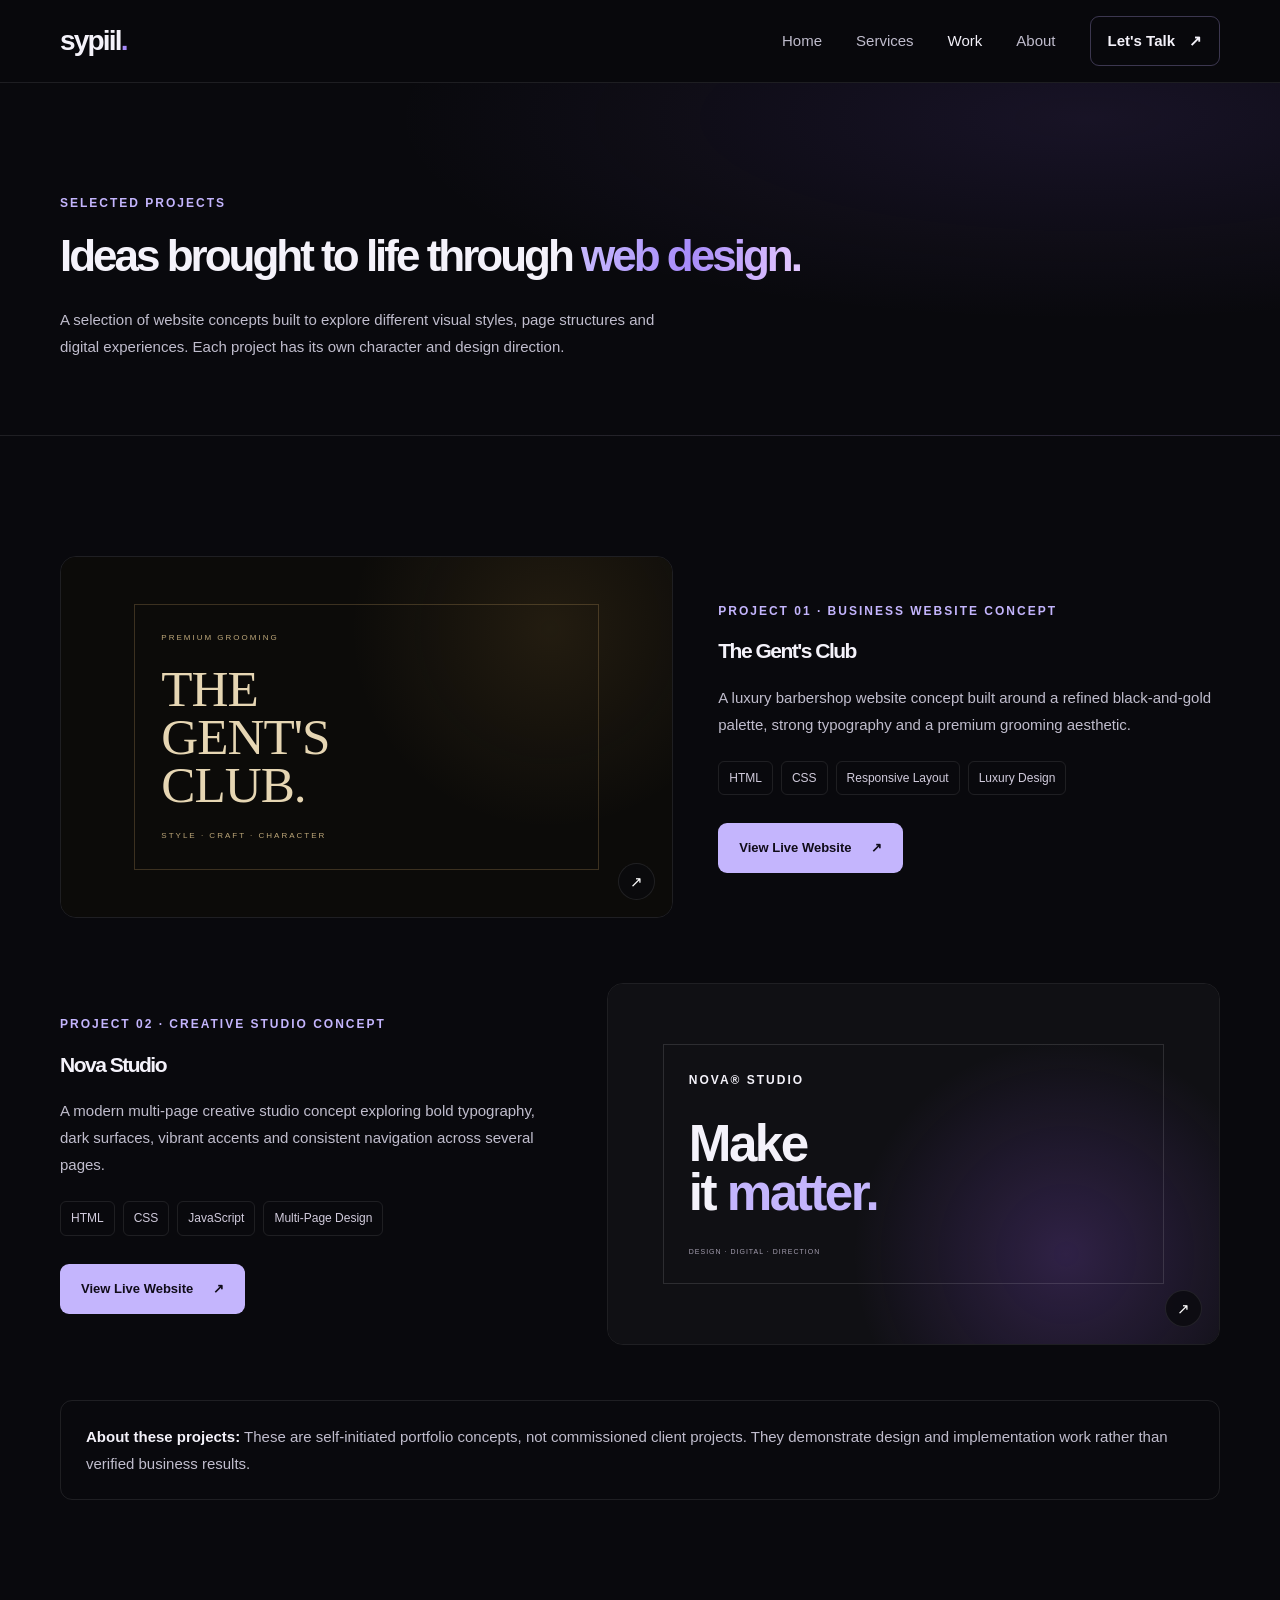
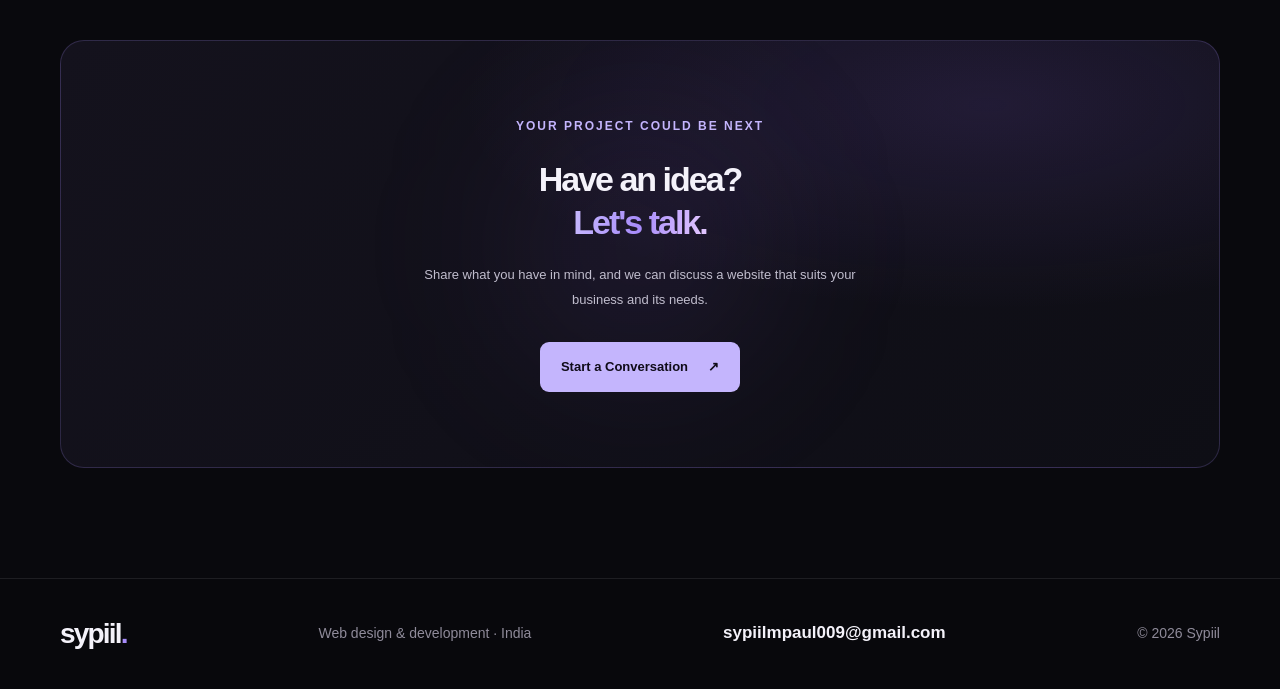
<file: work.html>
<!DOCTYPE html>
<html lang="en">
<head>
    <meta charset="UTF-8">
    <meta name="viewport" content="width=device-width, initial-scale=1.0">
    <meta name="theme-color" content="#09090d">
    <meta name="description" content="Explore website design concepts created by Sypiil, including a luxury barbershop website and a modern creative studio website.">
    <title>Selected Work — Sypiil</title>
    <link rel="stylesheet" href="styles.css">
    <script src="script.js" defer></script>

    <style>
        .page-hero {
            padding: 110px 0 75px;
            border-bottom: 1px solid var(--border);
            background:
                radial-gradient(ellipse at 85% 10%, rgba(124, 86, 207, .13), transparent 45%),
                var(--bg);
        }

        .page-hero h1 {
            max-width: 850px;
            font-size: clamp(43px, 6vw, 72px);
            line-height: 1.1;
            letter-spacing: -3px;
        }

        .page-hero p {
            max-width: 610px;
            margin-top: 24px;
            color: var(--muted);
            font-size: 15px;
            line-height: 1.9;
        }

        .work-list {
            display: grid;
            gap: 65px;
        }

        .work-item {
            display: grid;
            grid-template-columns: 1.1fr .9fr;
            align-items: center;
            gap: 45px;
        }

        .work-item:nth-child(even) {
            grid-template-columns: .9fr 1.1fr;
        }

        .work-item:nth-child(even) .work-visual {
            order: 2;
        }

        .work-visual {
            min-width: 0;
            overflow: hidden;
            border: 1px solid var(--border);
            border-radius: 16px;
        }

        .work-visual a {
            display: block;
        }

        .work-visual .project-preview {
            min-height: 360px;
            border: 0;
            border-radius: 0;
        }

        .work-content .eyebrow {
            margin-bottom: 15px;
        }

        .work-content h2 {
            font-size: clamp(28px, 3vw, 39px);
            letter-spacing: -1.5px;
            line-height: 1.2;
        }

        .work-content > p {
            margin-top: 18px;
            color: var(--muted);
            font-size: 13px;
            line-height: 1.95;
        }

        .work-tags {
            display: flex;
            flex-wrap: wrap;
            gap: 8px;
            margin-top: 23px;
        }

        .work-tags span {
            padding: 6px 10px;
            border: 1px solid var(--border);
            border-radius: 6px;
            color: #d1cbdc;
            font-size: 10px;
        }

        .work-actions {
            display: flex;
            flex-wrap: wrap;
            gap: 18px;
            margin-top: 28px;
        }

        .work-note {
            margin-top: 55px;
            padding: 22px 25px;
            border: 1px solid var(--border);
            border-radius: 12px;
            color: var(--muted);
            font-size: 12px;
            line-height: 1.9;
        }

        .work-note strong {
            color: var(--text);
        }

        @media (max-width: 760px) {
            .page-hero {
                padding: 80px 0 60px;
            }

            .page-hero h1 {
                letter-spacing: -2px;
            }

            .work-list {
                gap: 55px;
            }

            .work-item,
            .work-item:nth-child(even) {
                grid-template-columns: 1fr;
                gap: 24px;
            }

            .work-item:nth-child(even) .work-visual {
                order: 0;
            }

            .work-visual .project-preview {
                min-height: 290px;
            }
        }
    </style>
</head>

<body>
<div class="site-shell">

    <header class="site-header">
        <div class="container navbar">
            <a href="index.html" class="brand">sypiil<span class="brand-dot">.</span></a>

            <button class="menu-toggle" aria-label="Toggle navigation"
                    aria-expanded="false" aria-controls="nav-links">
                <span></span>
                <span></span>
            </button>

            <nav class="nav-links" id="nav-links" aria-label="Main navigation">
                <a href="index.html" class="nav-link">Home</a>
                <a href="services.html" class="nav-link">Services</a>
                <a href="work.html" class="nav-link active" aria-current="page">Work</a>
                <a href="about.html" class="nav-link">About</a>
                <a href="contact.html" class="nav-contact">Let's Talk <span>↗</span></a>
            </nav>
        </div>
    </header>

    <main>
        <section class="page-hero">
            <div class="container">
                <span class="eyebrow">SELECTED PROJECTS</span>
                <h1>Ideas brought to life through <span class="gradient-text">web design.</span></h1>
                <p>
                    A selection of website concepts built to explore different
                    visual styles, page structures and digital experiences.
                    Each project has its own character and design direction.
                </p>
            </div>
        </section>

        <section class="section">
            <div class="container">

                <div class="work-list">

                    <article class="work-item">
                        <div class="work-visual">
                            <a href="https://sypiil.github.io/barber--website/"
                               target="_blank" rel="noopener noreferrer"
                               aria-label="Open The Gent's Club website">
                                <div class="project-preview barber-preview">
                                    <div class="barber-frame">
                                        <span class="preview-overline">PREMIUM GROOMING</span>
                                        <div class="barber-title">THE<br>GENT'S<br>CLUB.</div>
                                        <span class="barber-caption">STYLE · CRAFT · CHARACTER</span>
                                    </div>
                                    <span class="preview-open">↗</span>
                                </div>
                            </a>
                        </div>

                        <div class="work-content">
                            <span class="eyebrow">PROJECT 01 · BUSINESS WEBSITE CONCEPT</span>
                            <h2>The Gent's Club</h2>
                            <p>
                                A luxury barbershop website concept built around
                                a refined black-and-gold palette, strong typography
                                and a premium grooming aesthetic.
                            </p>
                            <div class="work-tags">
                                <span>HTML</span>
                                <span>CSS</span>
                                <span>Responsive Layout</span>
                                <span>Luxury Design</span>
                            </div>
                            <div class="work-actions">
                                <a class="button button-primary"
                                   href="https://sypiil.github.io/barber--website/"
                                   target="_blank" rel="noopener noreferrer">
                                    View Live Website <span>↗</span>
                                </a>
                            </div>
                        </div>
                    </article>

                    <article class="work-item">
                        <div class="work-visual">
                            <a href="https://sypiil.github.io/nova-studio-website/"
                               target="_blank" rel="noopener noreferrer"
                               aria-label="Open Nova Studio website">
                                <div class="project-preview nova-preview">
                                    <div class="nova-frame">
                                        <span class="nova-brand">NOVA® STUDIO</span>
                                        <div class="nova-title">Make<br>it <span>matter.</span></div>
                                        <span class="nova-caption">DESIGN · DIGITAL · DIRECTION</span>
                                    </div>
                                    <span class="preview-open">↗</span>
                                </div>
                            </a>
                        </div>

                        <div class="work-content">
                            <span class="eyebrow">PROJECT 02 · CREATIVE STUDIO CONCEPT</span>
                            <h2>Nova Studio</h2>
                            <p>
                                A modern multi-page creative studio concept
                                exploring bold typography, dark surfaces,
                                vibrant accents and consistent navigation
                                across several pages.
                            </p>
                            <div class="work-tags">
                                <span>HTML</span>
                                <span>CSS</span>
                                <span>JavaScript</span>
                                <span>Multi-Page Design</span>
                            </div>
                            <div class="work-actions">
                                <a class="button button-primary"
                                   href="https://sypiil.github.io/nova-studio-website/"
                                   target="_blank" rel="noopener noreferrer">
                                    View Live Website <span>↗</span>
                                </a>
                            </div>
                        </div>
                    </article>

                </div>

                <div class="work-note">
                    <strong>About these projects:</strong>
                    These are self-initiated portfolio concepts, not commissioned
                    client projects. They demonstrate design and implementation
                    work rather than verified business results.
                </div>

            </div>
        </section>

        <section class="cta-section">
            <div class="container">
                <div class="cta-card">
                    <div class="cta-glow"></div>
                    <span class="eyebrow">YOUR PROJECT COULD BE NEXT</span>
                    <h2>Have an idea?<br><span class="gradient-text">Let's talk.</span></h2>
                    <p>
                        Share what you have in mind, and we can discuss a
                        website that suits your business and its needs.
                    </p>
                    <a href="contact.html" class="button button-primary">
                        Start a Conversation <span>↗</span>
                    </a>
                </div>
            </div>
        </section>
    </main>

    <footer class="site-footer">
        <div class="container footer-inner">
            <a href="index.html" class="brand">sypiil<span class="brand-dot">.</span></a>
            <p>Web design & development · India</p>
            <a class="footer-email" href="mailto:sypiilmpaul009@gmail.com">
                sypiilmpaul009@gmail.com
            </a>
            <span class="copyright">© <span id="current-year"></span> Sypiil</span>
        </div>
    </footer>

</div>
</body>
</html>
</file>
<file: styles.css>
/* =========================================
   SYPIIL — PERSONAL PORTFOLIO
   Main stylesheet
========================================= */

:root {
    color-scheme: dark;
    --bg: #09090d;
    --bg-soft: #0e0e15;
    --surface: #12121b;
    --surface-hover: #191923;
    --text: #f4f2fa;
    --muted: #a09eae;
    --border: rgba(255, 255, 255, 0.09);
    --purple: #a78bfa;
    --purple-light: #c4b5fd;
    --lime: #d5ff80;
    --radius: 20px;
    --container: 1160px;
}

* {
    margin: 0;
    padding: 0;
    box-sizing: border-box;
}

html {
    scroll-behavior: smooth;
    scroll-padding-top: 100px;
}

body {
    min-width: 320px;
    background: var(--bg);
    color: var(--text);
    font-family: Inter, "Segoe UI", Arial, sans-serif;
    line-height: 1.7;
    -webkit-font-smoothing: antialiased;
}

body,
button,
a {
    -webkit-tap-highlight-color: transparent;
}

a {
    color: inherit;
    text-decoration: none;
}

button {
    font: inherit;
}

button,
a {
    touch-action: manipulation;
}

button:focus-visible,
a:focus-visible {
    outline: 2px solid var(--purple-light);
    outline-offset: 5px;
}

::selection {
    background: rgba(167, 139, 250, 0.35);
    color: white;
}

.site-shell {
    width: 100%;
    overflow: hidden;
}

.container {
    width: min(var(--container), calc(100% - 64px));
    margin-inline: auto;
}

/* Navigation */

.site-header {
    position: sticky;
    top: 0;
    z-index: 100;
    background: rgba(9, 9, 13, 0.88);
    border-bottom: 1px solid var(--border);
    backdrop-filter: blur(18px);
    -webkit-backdrop-filter: blur(18px);
}

.navbar {
    min-height: 82px;
    display: flex;
    align-items: center;
    justify-content: space-between;
    gap: 36px;
}

.brand {
    font-size: 29px;
    font-weight: 800;
    letter-spacing: -1.8px;
    line-height: 1;
}

.brand-dot {
    color: var(--purple);
}

.nav-links {
    display: flex;
    align-items: center;
    gap: 34px;
}

.nav-link {
    color: var(--muted);
    font-size: 13px;
    font-weight: 500;
    transition: color 0.2s ease;
}

.nav-link:hover,
.nav-link.active {
    color: var(--text);
}

.nav-contact {
    display: inline-flex;
    align-items: center;
    gap: 14px;
    padding: 11px 17px;
    border: 1px solid rgba(196, 181, 253, 0.28);
    border-radius: 9px;
    font-size: 13px;
    font-weight: 600;
    transition:
        background 0.2s ease,
        border-color 0.2s ease,
        transform 0.2s ease;
}

.nav-contact:hover {
    background: rgba(167, 139, 250, 0.12);
    border-color: var(--purple);
    transform: translateY(-2px);
}

.menu-toggle {
    display: none;
}

/* Hero */

.hero {
    min-height: 670px;
    display: grid;
    grid-template-columns: 1.08fr 0.92fr;
    align-items: center;
    gap: 40px;
    padding-top: 78px;
    padding-bottom: 92px;
}

.hero-content {
    position: relative;
    z-index: 2;
}

.availability {
    display: inline-flex;
    align-items: center;
    gap: 10px;
    margin-bottom: 30px;
    color: var(--muted);
    font-size: 10px;
    font-weight: 700;
    letter-spacing: 2px;
}

.status-dot {
    width: 7px;
    height: 7px;
    border-radius: 50%;
    background: var(--lime);
    box-shadow: 0 0 12px rgba(213, 255, 128, 0.45);
}

.hero h1 {
    font-size: clamp(43px, 5.1vw, 70px);
    font-weight: 750;
    letter-spacing: -4px;
    line-height: 1.1;
}

.gradient-text {
    color: var(--purple-light);
    background: linear-gradient(
        100deg,
        #c4b5fd 5%,
        #a78bfa 50%,
        #e0c4ff 95%
    );
    -webkit-background-clip: text;
    background-clip: text;
    -webkit-text-fill-color: transparent;
}

.hero-description {
    max-width: 490px;
    margin-top: 25px;
    color: var(--muted);
    font-size: 15px;
    line-height: 1.95;
}

.hero-actions {
    display: flex;
    flex-wrap: wrap;
    gap: 13px;
    margin-top: 34px;
}

.button {
    min-height: 49px;
    display: inline-flex;
    align-items: center;
    justify-content: center;
    gap: 20px;
    padding: 13px 20px;
    border: 1px solid transparent;
    border-radius: 9px;
    font-size: 13px;
    font-weight: 650;
    transition:
        transform 0.2s ease,
        background 0.2s ease,
        border-color 0.2s ease;
}

.button:hover {
    transform: translateY(-3px);
}

.button-primary {
    color: #100c19;
    background: var(--purple-light);
}

.button-primary:hover {
    background: #d5caff;
}

.button-secondary {
    color: var(--text);
    background: transparent;
    border-color: var(--border);
}

.button-secondary:hover {
    background: var(--surface);
    border-color: rgba(255, 255, 255, 0.22);
}

.hero-note {
    display: flex;
    align-items: center;
    gap: 12px;
    margin-top: 44px;
    color: #898697;
    font-size: 11px;
}

.note-line {
    width: 27px;
    height: 1px;
    background: var(--purple);
}

/* Decorative hero mockup */

.hero-visual {
    min-height: 450px;
    position: relative;
    display: grid;
    place-items: center;
    isolation: isolate;
}

.visual-glow {
    position: absolute;
    z-index: -2;
    width: 340px;
    height: 340px;
    border-radius: 50%;
    background: rgba(119, 72, 210, 0.16);
    filter: blur(70px);
}

.visual-orbit {
    position: absolute;
    z-index: -1;
    border: 1px solid rgba(167, 139, 250, 0.12);
    border-radius: 50%;
    transform: rotate(-28deg);
}

.orbit-one {
    width: 450px;
    height: 240px;
}

.orbit-two {
    width: 390px;
    height: 320px;
    transform: rotate(38deg);
}

.visual-card {
    position: absolute;
    width: min(345px, 82%);
    min-height: 340px;
    overflow: hidden;
    border: 1px solid rgba(255, 255, 255, 0.12);
    border-radius: 14px;
}

.visual-card-back {
    top: 36px;
    right: 3%;
    padding: 20px;
    background: #171520;
    transform: rotate(8deg);
}

.mock-window-dots {
    display: flex;
    gap: 5px;
}

.mock-window-dots span {
    width: 5px;
    height: 5px;
    border-radius: 50%;
    background: #6c647e;
}

.mock-lines {
    display: grid;
    gap: 12px;
    margin-top: 65px;
}

.mock-lines span {
    height: 7px;
    border-radius: 4px;
    background: rgba(196, 181, 253, 0.16);
}

.mock-lines span:nth-child(1) {
    width: 75%;
}

.mock-lines span:nth-child(2) {
    width: 100%;
}

.mock-lines span:nth-child(3) {
    width: 55%;
}

.visual-card-front {
    top: 62px;
    left: 3%;
    padding: 22px;
    background:
        radial-gradient(
            ellipse at 85% 70%,
            rgba(115, 76, 190, 0.19),
            transparent 48%
        ),
        #101017;
    box-shadow: 0 35px 90px rgba(0, 0, 0, 0.35);
}

.mock-top {
    display: flex;
    align-items: center;
    justify-content: space-between;
    padding-bottom: 20px;
    border-bottom: 1px solid var(--border);
}

.mock-brand {
    color: var(--purple-light);
    font-size: 21px;
    font-weight: 800;
}

.mock-menu {
    color: var(--muted);
    font-size: 8px;
    letter-spacing: 1px;
}

.mock-content {
    padding-top: 46px;
}

.mock-label {
    color: #a79bbf;
    font-size: 8px;
    letter-spacing: 1.5px;
}

.mock-heading {
    margin-top: 14px;
    font-size: 31px;
    font-weight: 750;
    letter-spacing: -1.5px;
    line-height: 1.15;
}

.mock-heading span {
    color: var(--purple-light);
}

.mock-description {
    width: 74%;
    height: 4px;
    margin-top: 18px;
    border-radius: 4px;
    background: #393542;
}

.mock-button {
    display: inline-flex;
    gap: 15px;
    margin-top: 24px;
    padding: 9px 12px;
    border-radius: 5px;
    background: var(--purple-light);
    color: #110d18;
    font-size: 8px;
    font-weight: 700;
}

.mock-footer {
    position: absolute;
    right: 22px;
    bottom: 19px;
    left: 22px;
    display: flex;
    justify-content: space-between;
    color: #81798f;
    font-size: 7px;
    letter-spacing: 0.7px;
}

.floating-label {
    position: absolute;
    z-index: 2;
    display: flex;
    align-items: center;
    gap: 10px;
    padding: 12px 15px;
    border: 1px solid var(--border);
    border-radius: 10px;
    background: rgba(20, 19, 29, 0.94);
    box-shadow: 0 14px 45px rgba(0, 0, 0, 0.25);
    font-size: 10px;
    font-weight: 600;
    white-space: nowrap;
}

.label-icon {
    color: var(--purple-light);
    font-size: 16px;
}

.label-top {
    top: 32px;
    left: 0;
}

.label-bottom {
    right: -5px;
    bottom: 25px;
}

/* Capabilities strip */

.capabilities {
    border-top: 1px solid var(--border);
    border-bottom: 1px solid var(--border);
    background: #0c0c12;
}

.capabilities-inner {
    min-height: 100px;
    display: flex;
    align-items: center;
    justify-content: space-between;
    gap: 30px;
}

.capabilities-label {
    flex-shrink: 0;
    color: #827e91;
    font-size: 9px;
    font-weight: 750;
    letter-spacing: 1.8px;
}

.capability-list {
    display: flex;
    align-items: center;
    justify-content: flex-end;
    flex-wrap: wrap;
    gap: 17px;
    color: #d0cdda;
    font-size: 11px;
}

.capability-separator {
    color: #71658f;
}

/* General sections */

.section {
    padding-top: 120px;
    padding-bottom: 120px;
}

.section-heading {
    display: flex;
    align-items: flex-end;
    justify-content: space-between;
    gap: 25px;
    margin-bottom: 48px;
}

.eyebrow {
    display: block;
    margin-bottom: 18px;
    color: var(--purple-light);
    font-size: 10px;
    font-weight: 750;
    letter-spacing: 2px;
}

.section-heading h2,
.cta-card h2 {
    font-size: clamp(34px, 4vw, 48px);
    font-weight: 720;
    letter-spacing: -2px;
    line-height: 1.2;
}

.text-link {
    display: inline-flex;
    align-items: center;
    gap: 12px;
    padding-bottom: 7px;
    border-bottom: 1px solid rgba(196, 181, 253, 0.4);
    font-size: 12px;
    font-weight: 600;
    transition: color 0.2s ease;
}

.text-link:hover {
    color: var(--purple-light);
}

/* Services */

.service-grid {
    display: grid;
    grid-template-columns: repeat(3, minmax(0, 1fr));
    gap: 18px;
}

.service-card {
    position: relative;
    min-height: 285px;
    padding: 27px;
    border: 1px solid var(--border);
    border-radius: var(--radius);
    background: linear-gradient(145deg, #12121b, #0d0d13);
    transition:
        transform 0.25s ease,
        border-color 0.25s ease,
        background 0.25s ease;
}

.service-card:hover {
    transform: translateY(-5px);
    border-color: rgba(167, 139, 250, 0.35);
    background: var(--surface-hover);
}

.service-number {
    color: #787386;
    font-size: 10px;
    letter-spacing: 1px;
}

.service-icon {
    width: 43px;
    height: 43px;
    display: grid;
    place-items: center;
    margin-top: 28px;
    border: 1px solid rgba(167, 139, 250, 0.22);
    border-radius: 12px;
    background: rgba(167, 139, 250, 0.08);
    color: var(--purple-light);
    font-size: 23px;
}

.service-card h3 {
    margin-top: 24px;
    font-size: 17px;
    font-weight: 650;
    letter-spacing: -0.4px;
}

.service-card p,
.process-item p {
    margin-top: 11px;
    color: var(--muted);
    font-size: 12px;
    line-height: 1.9;
}

.card-link {
    position: absolute;
    right: 25px;
    bottom: 25px;
    color: var(--purple-light);
    font-size: 17px;
    transition: transform 0.2s ease;
}

.card-link:hover {
    transform: translate(3px, -3px);
}

/* Featured work */

.featured-work {
    padding: 110px 0 100px;
    border-top: 1px solid var(--border);
    border-bottom: 1px solid var(--border);
    background: #0c0c12;
}

.project-grid {
    display: grid;
    grid-template-columns: repeat(2, minmax(0, 1fr));
    gap: 25px;
}

.project-card {
    min-width: 0;
}

.project-preview {
    position: relative;
    min-height: 330px;
    display: grid;
    place-items: center;
    overflow: hidden;
    border: 1px solid var(--border);
    border-radius: 14px;
    transition:
        border-color 0.25s ease,
        transform 0.25s ease;
}

.project-card:hover .project-preview {
    transform: translateY(-4px);
    border-color: rgba(196, 181, 253, 0.4);
}

.barber-preview {
    background:
        radial-gradient(
            circle at 80% 20%,
            rgba(186, 141, 63, 0.13),
            transparent 35%
        ),
        #0c0b09;
}

.barber-frame {
    width: 76%;
    min-height: 240px;
    display: flex;
    flex-direction: column;
    justify-content: center;
    align-items: flex-start;
    padding: 26px;
    border: 1px solid rgba(201, 165, 99, 0.25);
}

.preview-overline,
.barber-caption {
    color: #bda779;
    font-size: 8px;
    letter-spacing: 2px;
}

.barber-title {
    margin: 20px 0;
    color: #e6d6b3;
    font-family: Georgia, "Times New Roman", serif;
    font-size: clamp(35px, 4vw, 56px);
    line-height: 0.94;
    letter-spacing: -1px;
}

.nova-preview {
    background:
        radial-gradient(
            circle at 75% 75%,
            rgba(151, 90, 235, 0.23),
            transparent 40%
        ),
        #101014;
}

.nova-frame {
    width: 82%;
    min-height: 240px;
    display: flex;
    flex-direction: column;
    justify-content: space-between;
    padding: 25px;
    border: 1px solid rgba(255, 255, 255, 0.12);
}

.nova-brand {
    font-size: 12px;
    font-weight: 800;
    letter-spacing: 2px;
}

.nova-title {
    margin: 20px 0;
    font-size: clamp(35px, 4vw, 55px);
    font-weight: 800;
    letter-spacing: -2.5px;
    line-height: 0.96;
}

.nova-title span {
    color: var(--purple-light);
}

.nova-caption {
    color: #a29cae;
    font-size: 7px;
    letter-spacing: 1px;
}

.preview-open {
    position: absolute;
    right: 17px;
    bottom: 17px;
    width: 37px;
    height: 37px;
    display: grid;
    place-items: center;
    border: 1px solid var(--border);
    border-radius: 50%;
    background: rgba(10, 10, 14, 0.8);
    color: white;
    font-size: 15px;
}

.project-meta {
    display: flex;
    align-items: flex-start;
    justify-content: space-between;
    gap: 15px;
    padding: 21px 2px;
}

.project-meta h3 {
    font-size: 16px;
    font-weight: 650;
}

.project-meta p {
    margin-top: 5px;
    color: var(--muted);
    font-size: 11px;
}

.project-type {
    flex-shrink: 0;
    padding: 5px 9px;
    border: 1px solid var(--border);
    border-radius: 5px;
    color: #c6c0d3;
    font-size: 8px;
}

.portfolio-disclaimer {
    max-width: 660px;
    margin-top: 28px;
    color: #8d8999;
    font-size: 11px;
    line-height: 1.8;
}

/* Process */

.process-grid {
    display: grid;
    grid-template-columns: repeat(3, minmax(0, 1fr));
    gap: 30px;
}

.process-item {
    padding-top: 23px;
    border-top: 1px solid rgba(196, 181, 253, 0.35);
}

.process-number {
    color: var(--purple-light);
    font-size: 11px;
    font-weight: 750;
    letter-spacing: 1px;
}

.process-item h3 {
    margin-top: 20px;
    font-size: 18px;
    font-weight: 650;
}

/* Contact call to action */

.cta-section {
    padding-top: 20px;
    padding-bottom: 110px;
}

.cta-card {
    position: relative;
    isolation: isolate;
    overflow: hidden;
    padding: 75px 30px;
    border: 1px solid rgba(167, 139, 250, 0.2);
    border-radius: 24px;
    background:
        radial-gradient(
            ellipse at 80% 15%,
            rgba(124, 86, 207, 0.16),
            transparent 40%
        ),
        linear-gradient(135deg, #14121d, #0e0e15);
    text-align: center;
}

.cta-glow {
    position: absolute;
    z-index: -1;
    top: 20%;
    left: 50%;
    width: 240px;
    height: 240px;
    border-radius: 50%;
    background: rgba(126, 87, 194, 0.13);
    filter: blur(80px);
    transform: translateX(-50%);
}

.cta-card .eyebrow {
    margin-bottom: 22px;
}

.cta-card p {
    max-width: 460px;
    margin: 20px auto 29px;
    color: var(--muted);
    font-size: 13px;
    line-height: 1.9;
}

/* Footer */

.site-footer {
    border-top: 1px solid var(--border);
    background: #08080c;
}

.footer-inner {
    min-height: 110px;
    display: flex;
    align-items: center;
    justify-content: space-between;
    flex-wrap: wrap;
    gap: 20px;
    padding-top: 20px;
    padding-bottom: 20px;
}

.footer-inner .brand {
    font-size: 23px;
}

.footer-inner p,
.copyright {
    color: #8f8b9a;
    font-size: 10px;
}

.footer-email {
    font-size: 11px;
    font-weight: 600;
    transition: color 0.2s ease;
}

.footer-email:hover {
    color: var(--purple-light);
}

/* Responsive layouts */

@media (min-width: 1400px) {
    .hero {
        min-height: 730px;
    }
}

@media (max-width: 1000px) {
    .container {
        width: min(var(--container), calc(100% - 48px));
    }

    .hero {
        grid-template-columns: 1fr 0.85fr;
        gap: 12px;
        padding-top: 65px;
        padding-bottom: 75px;
    }

    .hero h1 {
        font-size: clamp(40px, 5.5vw, 58px);
        letter-spacing: -2.8px;
    }

    .hero-visual {
        transform: scale(0.9);
    }

    .nav-links {
        gap: 22px;
    }

    .capabilities-inner {
        align-items: flex-start;
        flex-direction: column;
        justify-content: center;
        padding-top: 25px;
        padding-bottom: 25px;
        gap: 12px;
    }

    .capability-list {
        justify-content: flex-start;
    }

    .service-card {
        padding: 22px;
    }
}

@media (max-width: 760px) {
    .container {
        width: calc(100% - 40px);
    }

    .navbar {
        min-height: 72px;
    }

    .brand {
        font-size: 26px;
    }

    .menu-toggle {
        width: 43px;
        height: 43px;
        display: flex;
        flex-direction: column;
        align-items: center;
        justify-content: center;
        gap: 6px;
        border: 1px solid var(--border);
        border-radius: 9px;
        background: transparent;
        cursor: pointer;
    }

    .menu-toggle span {
        width: 17px;
        height: 1.5px;
        background: var(--text);
        transition:
            transform 0.2s ease,
            width 0.2s ease;
    }

    .menu-toggle[aria-expanded="true"] span:first-child {
        transform: translateY(3.75px) rotate(45deg);
    }

    .menu-toggle[aria-expanded="true"] span:last-child {
        transform: translateY(-3.75px) rotate(-45deg);
    }

    .nav-links {
        position: absolute;
        top: 71px;
        right: 0;
        left: 0;
        display: none;
        align-items: stretch;
        gap: 0;
        padding: 12px 20px 22px;
        border-bottom: 1px solid var(--border);
        background: #0b0b11;
    }

    .nav-links.is-open {
        display: flex;
        flex-direction: column;
    }

    .nav-link {
        padding: 13px 4px;
        border-bottom: 1px solid var(--border);
    }

    .nav-contact {
        justify-content: center;
        margin-top: 15px;
    }

    .hero {
        min-height: auto;
        grid-template-columns: 1fr;
        gap: 15px;
        padding-top: 75px;
        padding-bottom: 65px;
    }

    .availability {
        margin-bottom: 25px;
        font-size: 9px;
        letter-spacing: 1.6px;
    }

    .hero h1 {
        font-size: clamp(43px, 9vw, 65px);
        letter-spacing: -2.8px;
    }

    .hero-description {
        max-width: 540px;
        font-size: 14px;
    }

    .hero-note {
        align-items: flex-start;
        font-size: 10px;
        line-height: 1.8;
    }

    .hero-visual {
        min-height: 390px;
        margin-top: 12px;
        transform: none;
    }

    .visual-card {
        width: min(330px, 77%);
    }

    .visual-card-front {
        left: 8%;
    }

    .visual-card-back {
        right: 7%;
    }

    .label-top {
        top: 20px;
        left: 0;
    }

    .label-bottom {
        right: 0;
        bottom: 12px;
    }

    .floating-label {
        padding: 10px 12px;
        font-size: 9px;
    }

    .capability-list {
        gap: 10px;
        font-size: 10px;
    }

    .section {
        padding-top: 85px;
        padding-bottom: 85px;
    }

    .section-heading {
        align-items: flex-start;
        flex-direction: column;
        margin-bottom: 35px;
    }

    .section-heading h2,
    .cta-card h2 {
        font-size: clamp(34px, 7vw, 45px);
        letter-spacing: -1.7px;
    }

    .service-grid {
        grid-template-columns: 1fr;
        gap: 13px;
    }

    .service-card {
        min-height: 245px;
        padding: 25px;
    }

    .service-icon {
        margin-top: 22px;
    }

    .service-card h3 {
        margin-top: 19px;
    }

    .featured-work {
        padding-top: 85px;
        padding-bottom: 75px;
    }

    .project-grid {
        grid-template-columns: 1fr;
        gap: 10px;
    }

    .project-preview {
        min-height: 300px;
    }

    .barber-title,
    .nova-title {
        font-size: clamp(43px, 9vw, 58px);
    }

    .process-grid {
        grid-template-columns: 1fr;
        gap: 32px;
    }

    .process-item {
        padding-top: 20px;
    }

    .process-item h3 {
        margin-top: 12px;
    }

    .cta-section {
        padding-top: 5px;
        padding-bottom: 75px;
    }

    .cta-card {
        padding: 60px 22px;
        border-radius: 18px;
    }

    .footer-inner {
        align-items: flex-start;
        flex-direction: column;
        gap: 15px;
        padding-top: 30px;
        padding-bottom: 30px;
    }
}

@media (max-width: 420px) {
    .container {
        width: calc(100% - 32px);
    }

    .hero h1 {
        font-size: 41px;
        letter-spacing: -2.4px;
    }

    .hero-actions {
        align-items: stretch;
        flex-direction: column;
    }

    .button {
        width: 100%;
    }

    .hero-visual {
        min-height: 350px;
    }

    .visual-card {
        width: 78%;
        min-height: 315px;
    }

    .visual-card-front {
        left: 4%;
        padding: 18px;
    }

    .visual-card-back {
        top: 32px;
        right: 3%;
    }

    .mock-content {
        padding-top: 37px;
    }

    .mock-heading {
        font-size: 27px;
    }

    .floating-label {
        gap: 6px;
        padding: 8px;
        font-size: 8px;
    }

    .label-bottom {
        bottom: 0;
    }

    .capability-list {
        gap: 7px;
        font-size: 9px;
    }

    .project-preview {
        min-height: 255px;
    }

    .barber-frame,
    .nova-frame {
        min-height: 205px;
        padding: 18px;
    }

    .project-meta {
        flex-direction: column;
        gap: 10px;
    }
}

/* Respect reduced-motion preferences */

@media (prefers-reduced-motion: reduce) {
    *,
    *::before,
    *::after {
        scroll-behavior: auto !important;
        animation-duration: 0.01ms !important;
        animation-iteration-count: 1 !important;
        transition-duration: 0.01ms !important;
    }
}


/* ==========================================
   NOXIS / SYPIIL PORTFOLIO — TYPOGRAPHY RESET
   Clear hierarchy, readable details
========================================== */

/* Improve readability of secondary text */
:root {
    --muted: #c0bdcd;
}

/* Main navigation and branding */
.brand {
    font-size: 28px !important;
}

.nav-link,
.nav-contact {
    font-size: 15px !important;
}

/* Keep main headlines strong without letting them dominate */
.hero h1,
.hero-title {
    font-size: clamp(36px, 4.5vw, 52px) !important;
    line-height: 1.12 !important;
}

.page-hero h1 {
    font-size: clamp(32px, 4vw, 44px) !important;
    line-height: 1.15 !important;
}

/* Descriptions should support the information, not overpower it */
.hero-description,
.page-hero p {
    font-size: 15px !important;
    line-height: 1.8 !important;
    max-width: 620px;
}

/* Section headings */
.section-heading h2,
.cta-card h2 {
    font-size: clamp(26px, 3vw, 34px) !important;
    line-height: 1.25 !important;
}

/* Services */
.service-card h3,
.process-item h3 {
    font-size: 19px !important;
    line-height: 1.4 !important;
}

.service-card p,
.service-detail p,
.service-detail li,
.process-item p {
    font-size: 15px !important;
    line-height: 1.8 !important;
}

.service-detail h2 {
    font-size: 25px !important;
    line-height: 1.3 !important;
}

.service-number,
.eyebrow {
    font-size: 12px !important;
}

/* Portfolio project information */
.project-meta h3,
.work-content h2 {
    font-size: 21px !important;
    line-height: 1.4 !important;
}

.project-meta p,
.work-content > p,
.work-note,
.portfolio-disclaimer,
.honesty-note {
    font-size: 15px !important;
    line-height: 1.8 !important;
}

.project-type,
.work-tags span {
    font-size: 12px !important;
}

/* About page */
.about-copy p,
.about-panel p,
.principle p {
    font-size: 15px !important;
    line-height: 1.8 !important;
}

.skill-item h3 {
    font-size: 14px !important;
}

/* Contact page — make important information easy to find */
.contact-info > p,
.contact-method p,
.contact-form > p {
    font-size: 15px !important;
    line-height: 1.8 !important;
}

.contact-method a,
.footer-email {
    font-size: 17px !important;
    line-height: 1.7 !important;
    overflow-wrap: anywhere;
}

.contact-method-label {
    font-size: 12px !important;
}

.form-field label {
    font-size: 14px !important;
}

.form-field input,
.form-field select,
.form-field textarea {
    font-size: 15px !important;
    line-height: 1.6 !important;
}

.form-disclaimer,
.form-status {
    font-size: 13px !important;
    line-height: 1.7 !important;
}

/* Footer */
.footer-inner p,
.copyright {
    font-size: 14px !important;
    line-height: 1.7 !important;
}

/* Small-screen adjustments */
@media (max-width: 760px) {
    .hero h1,
    .hero-title {
        font-size: clamp(32px, 8vw, 42px) !important;
    }

    .page-hero h1 {
        font-size: clamp(29px, 7vw, 36px) !important;
    }

    .hero-description,
    .page-hero p {
        font-size: 15px !important;
    }

    .section-heading h2,
    .cta-card h2 {
        font-size: 27px !important;
    }

    .service-card p,
    .service-detail p,
    .service-detail li,
    .process-item p,
    .about-copy p,
    .about-panel p,
    .principle p,
    .project-meta p,
    .work-content > p {
        font-size: 14px !important;
    }

    .contact-method a,
    .footer-email {
        font-size: 16px !important;
    }
}

/* Email link with a small arrow button */
.email-with-arrow {
    display: inline-flex;
    align-items: center;
    gap: 10px;
    flex-wrap: wrap;
}
.email-arrow {
    display: inline-flex;
    align-items: center;
    justify-content: center;
    color: #ffffff;
    text-decoration: none;
    font-size: 20px;
    transition: color 0.2s ease, transform 0.2s ease;
}

.email-arrow:hover {
    color: #a78bfa;
    transform: translate(3px, -3px);
}


/* Homepage hero without the decorative visual */
.hero {
    min-height: auto;
    grid-template-columns: minmax(0, 1fr);
    gap: 0;
    padding-top: 100px;
    padding-bottom: 110px;
}

.hero-content {
    width: 100%;
    max-width: 100%;
}

.hero-description {
    max-width: 760px;
}

/* Keep the expanded layout comfortable on mobile */
@media (max-width: 760px) {
    .hero {
        min-height: auto;
        grid-template-columns: minmax(0, 1fr);
        padding-top: 65px;
        padding-bottom: 70px;
    }

    .hero-description {
        max-width: 100%;
    }

    .hero h1 {
        letter-spacing: -2px;
    }
}

/* Hide the two project visuals on the homepage */
.featured-work .project-preview {
    display: none !important;
}

/* Remove the entire homepage hero illustration */
.hero-visual {
    display: none !important;
}

/* Expand the hero text across the available width */
.hero {
    grid-template-columns: minmax(0, 1fr) !important;
}

.hero-content {
    width: 100%;
    max-width: 100% !important;
}

.hero-description {
    max-width: 760px;
}
</file>
